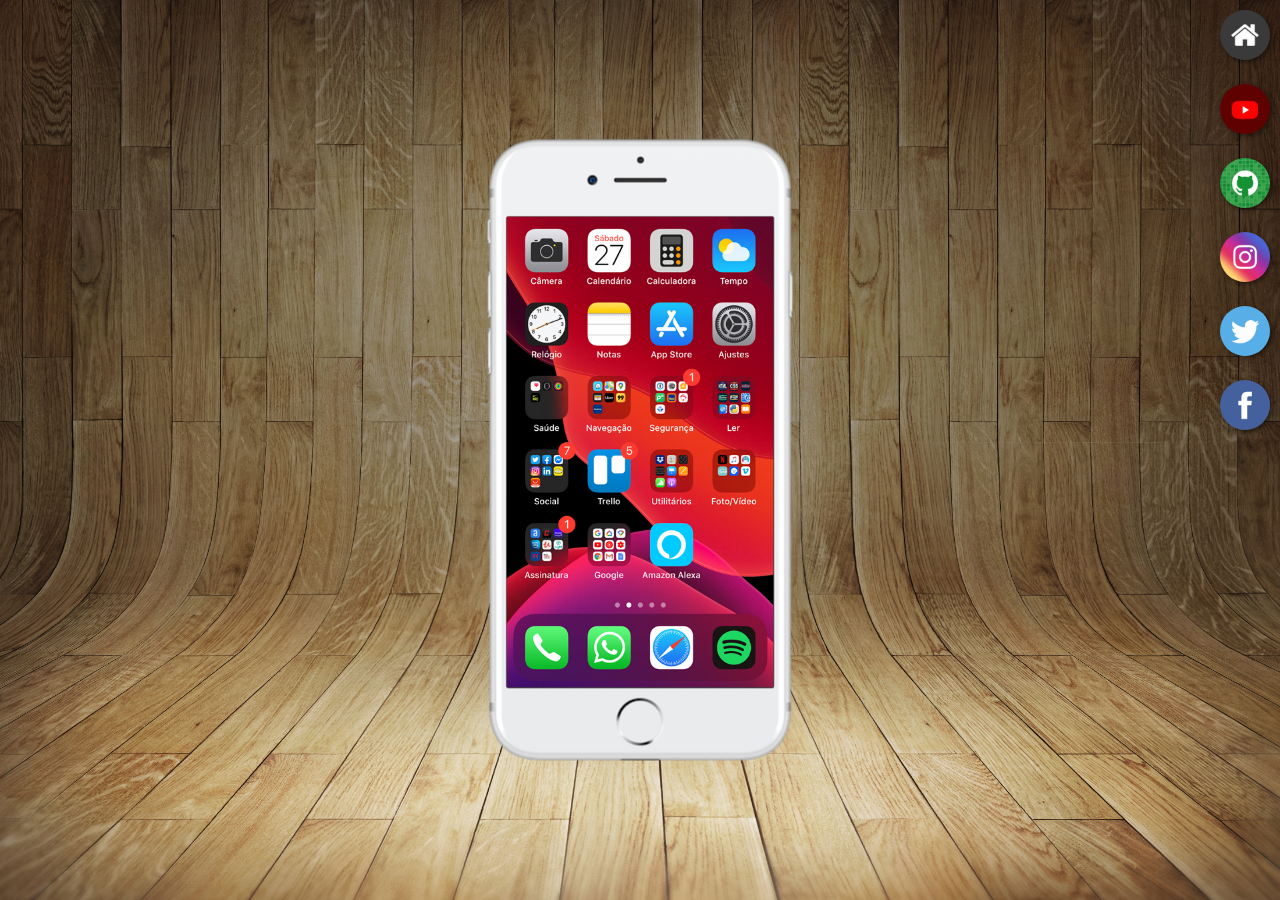
<file: index.html>
<!DOCTYPE html>
<html lang="pt-br">
<head>
    <meta charset="UTF-8">
    <meta name="viewport" content="width=device-width, initial-scale=1.0">
    <title>Projeto Redes Sociais</title>
    <link rel="shortcut icon" href="favicon.ico" type="image/x-icon">
    <link rel="stylesheet" href="estilos/style.css">
</head>
<body>
    <main>
        <section id="telefone">
            <iframe src="home.html" name="tela" id="tela" frameborder="0">
                Seu navegador não é compativel com isso.
            </iframe>
        </section>

        <section id="redes-sociais">
            <a href="home.html" target="tela"> <img src="imagens/logo-home.jpg" alt="Home"></a><br>
            <a href="yyoutube.html" target="tela"> <img src="imagens/logo-youtube.jpg" alt="Youtube"></a><br>
            <a href="github.html" target="tela"> <img src="imagens/logo-github.jpg" alt="Git"></a><br>
            <a href="instagram.html" target="tela"> <img src="imagens/logo-instagram.jpg" alt="Insta"></a><br>
            <a href="twitter.html" target="tela"> <img src="imagens/logo-twitter.jpg" alt="Twitter"></a><br>
            <a href="facebook.html" target="tela"> <img src="imagens/logo-facebook.jpg" alt="Face"></a>
        </section>
    </main>
</body>
</html>
</file>
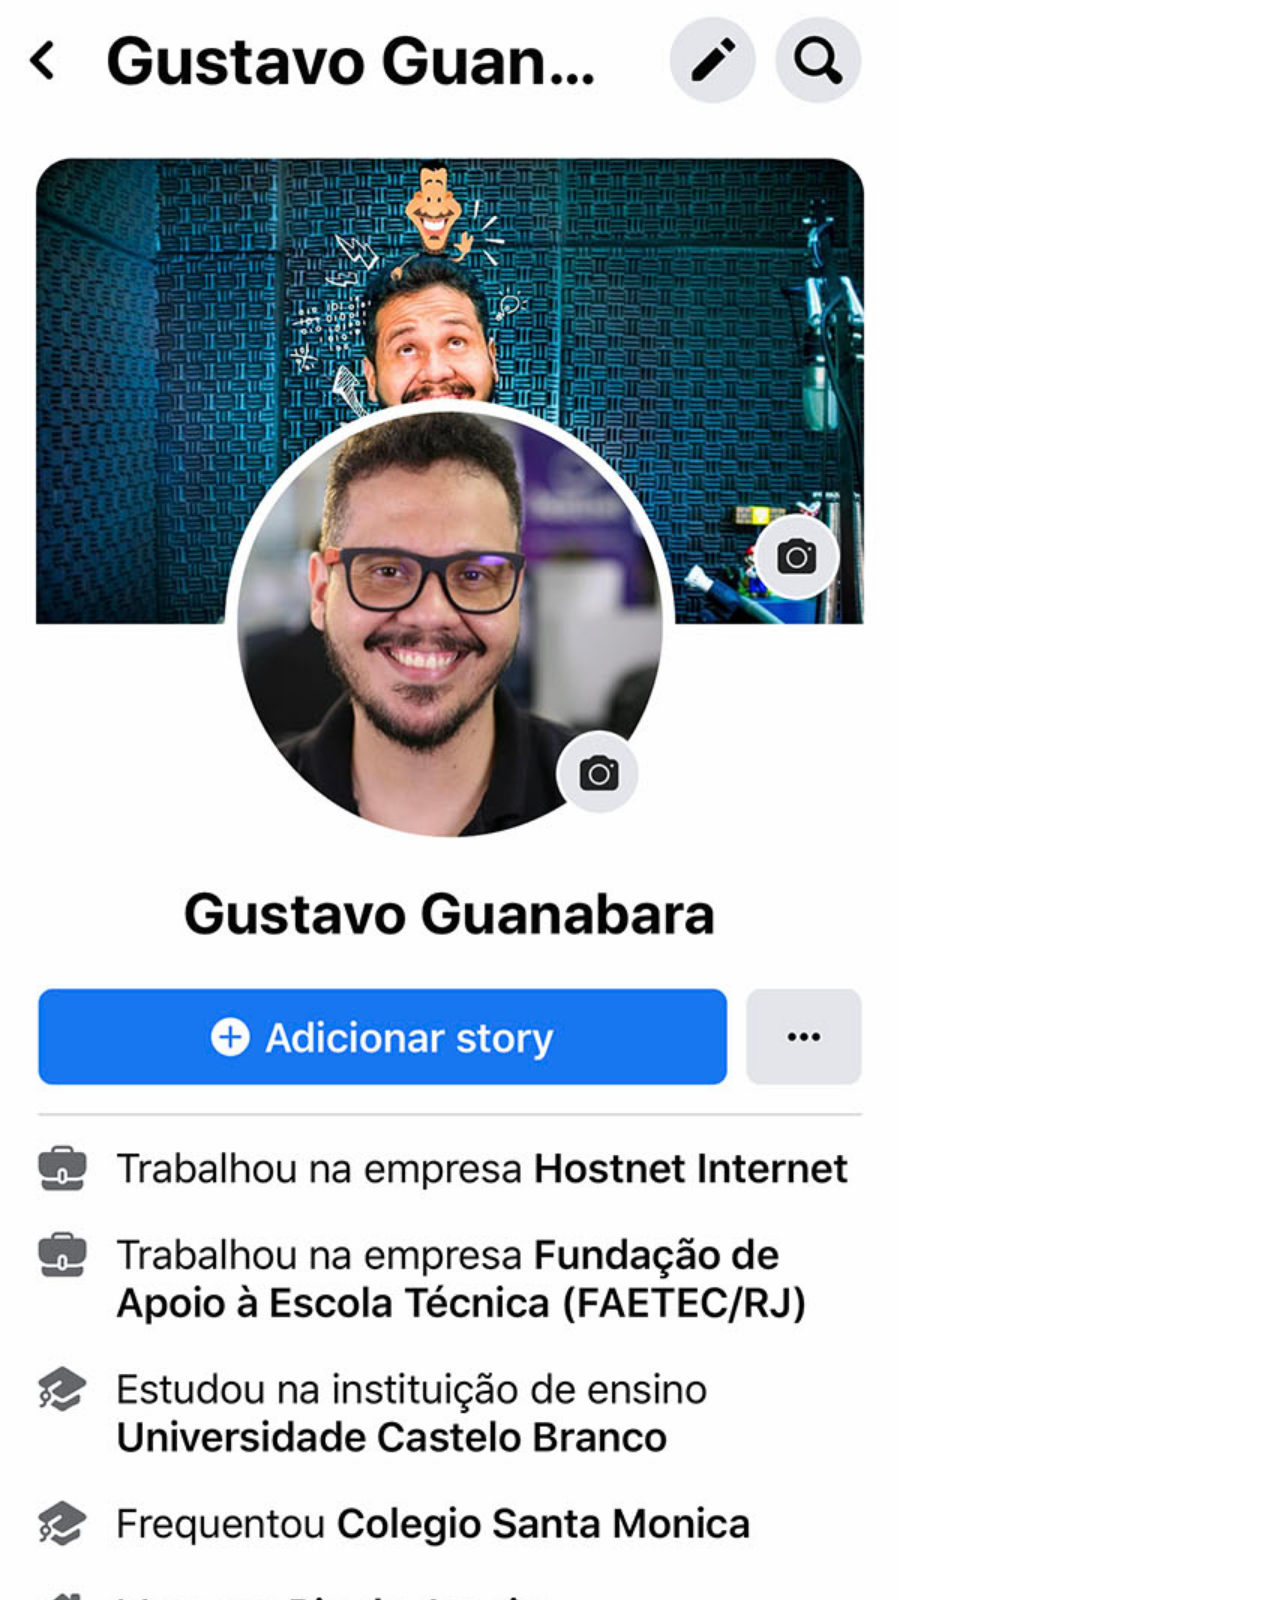
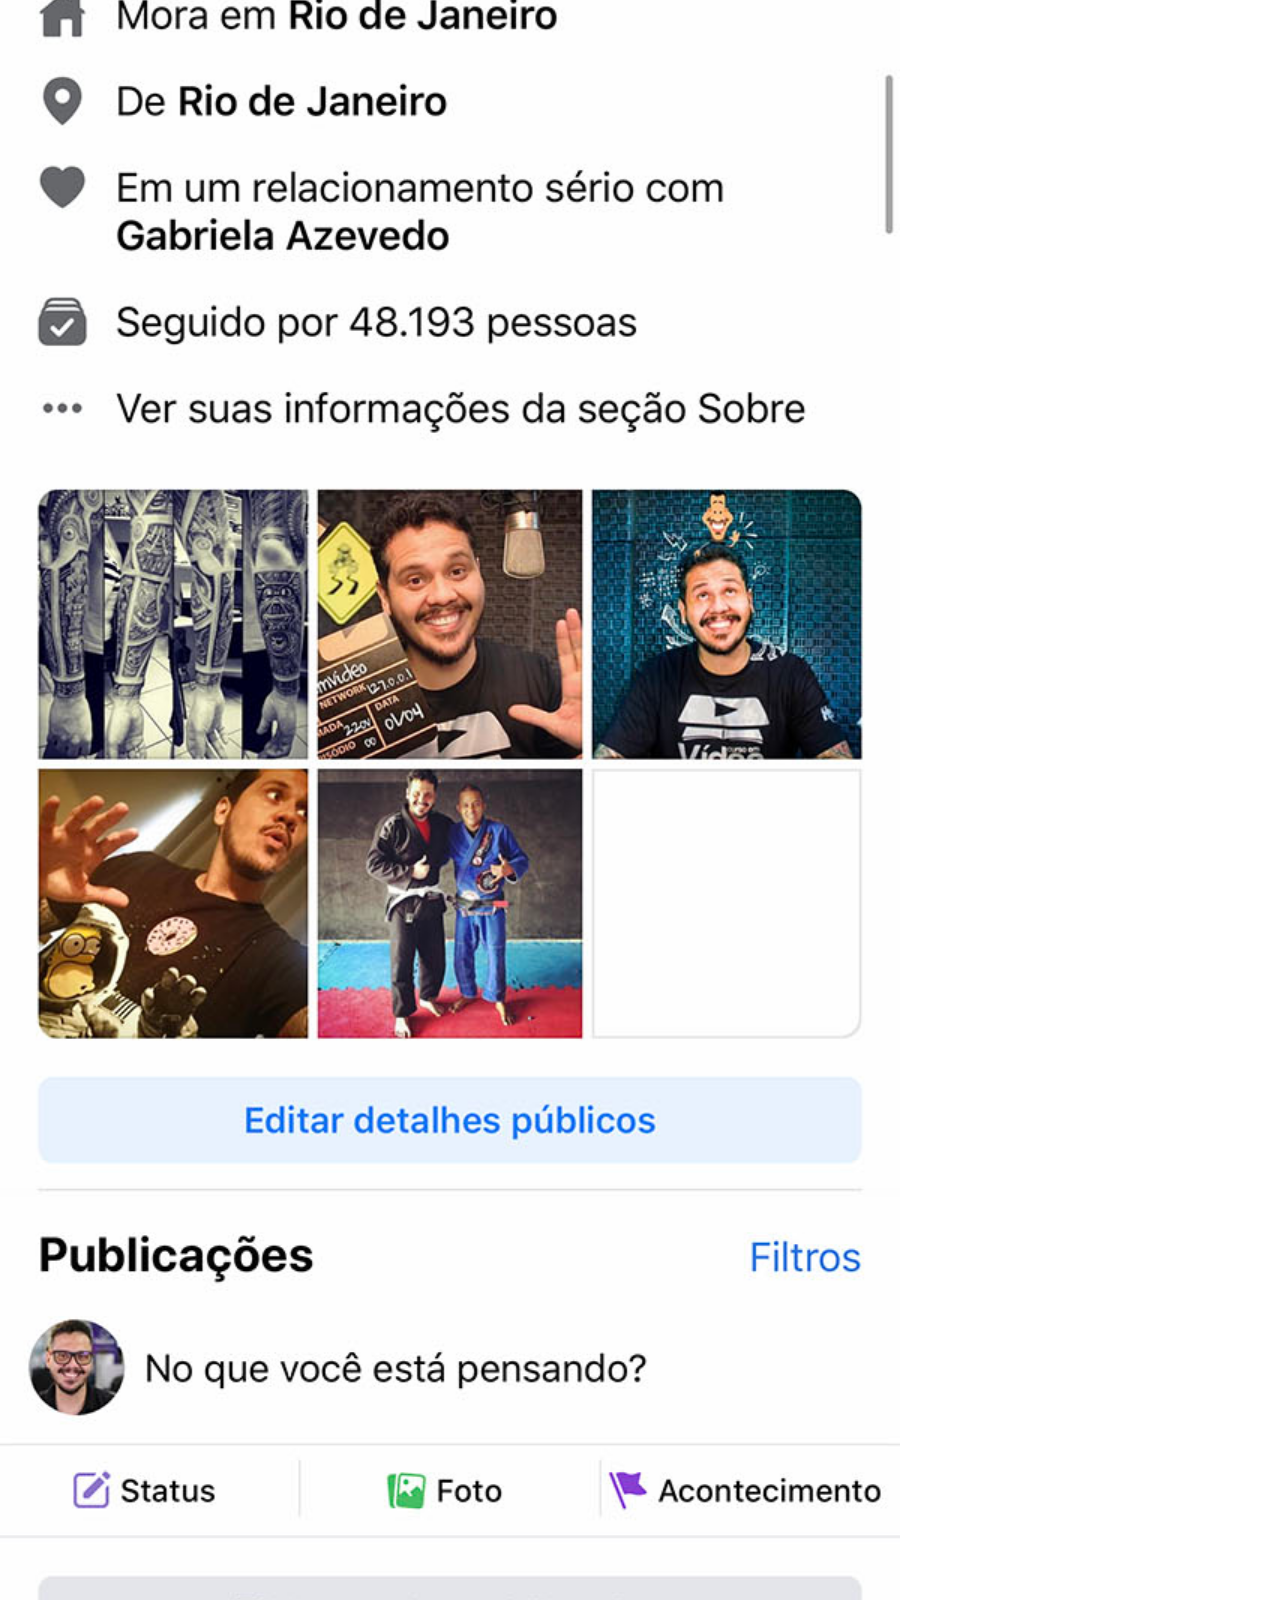
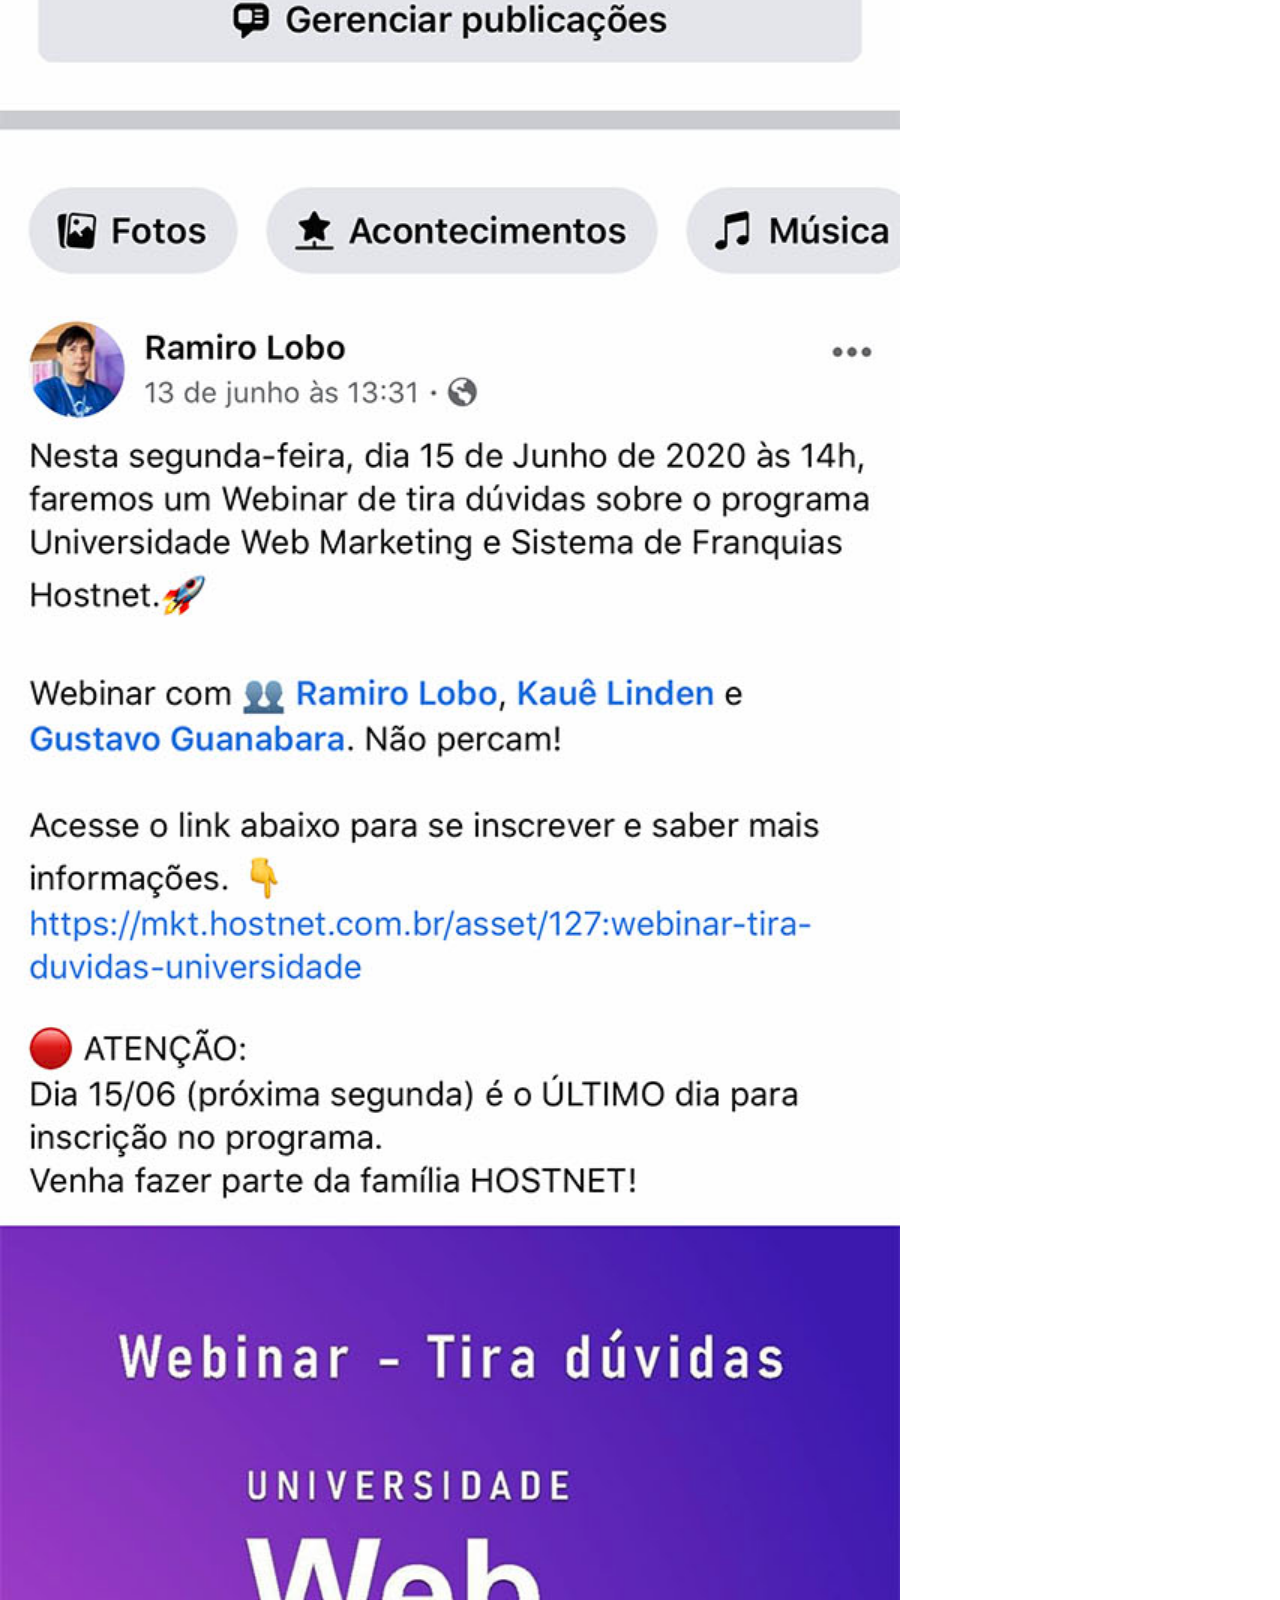
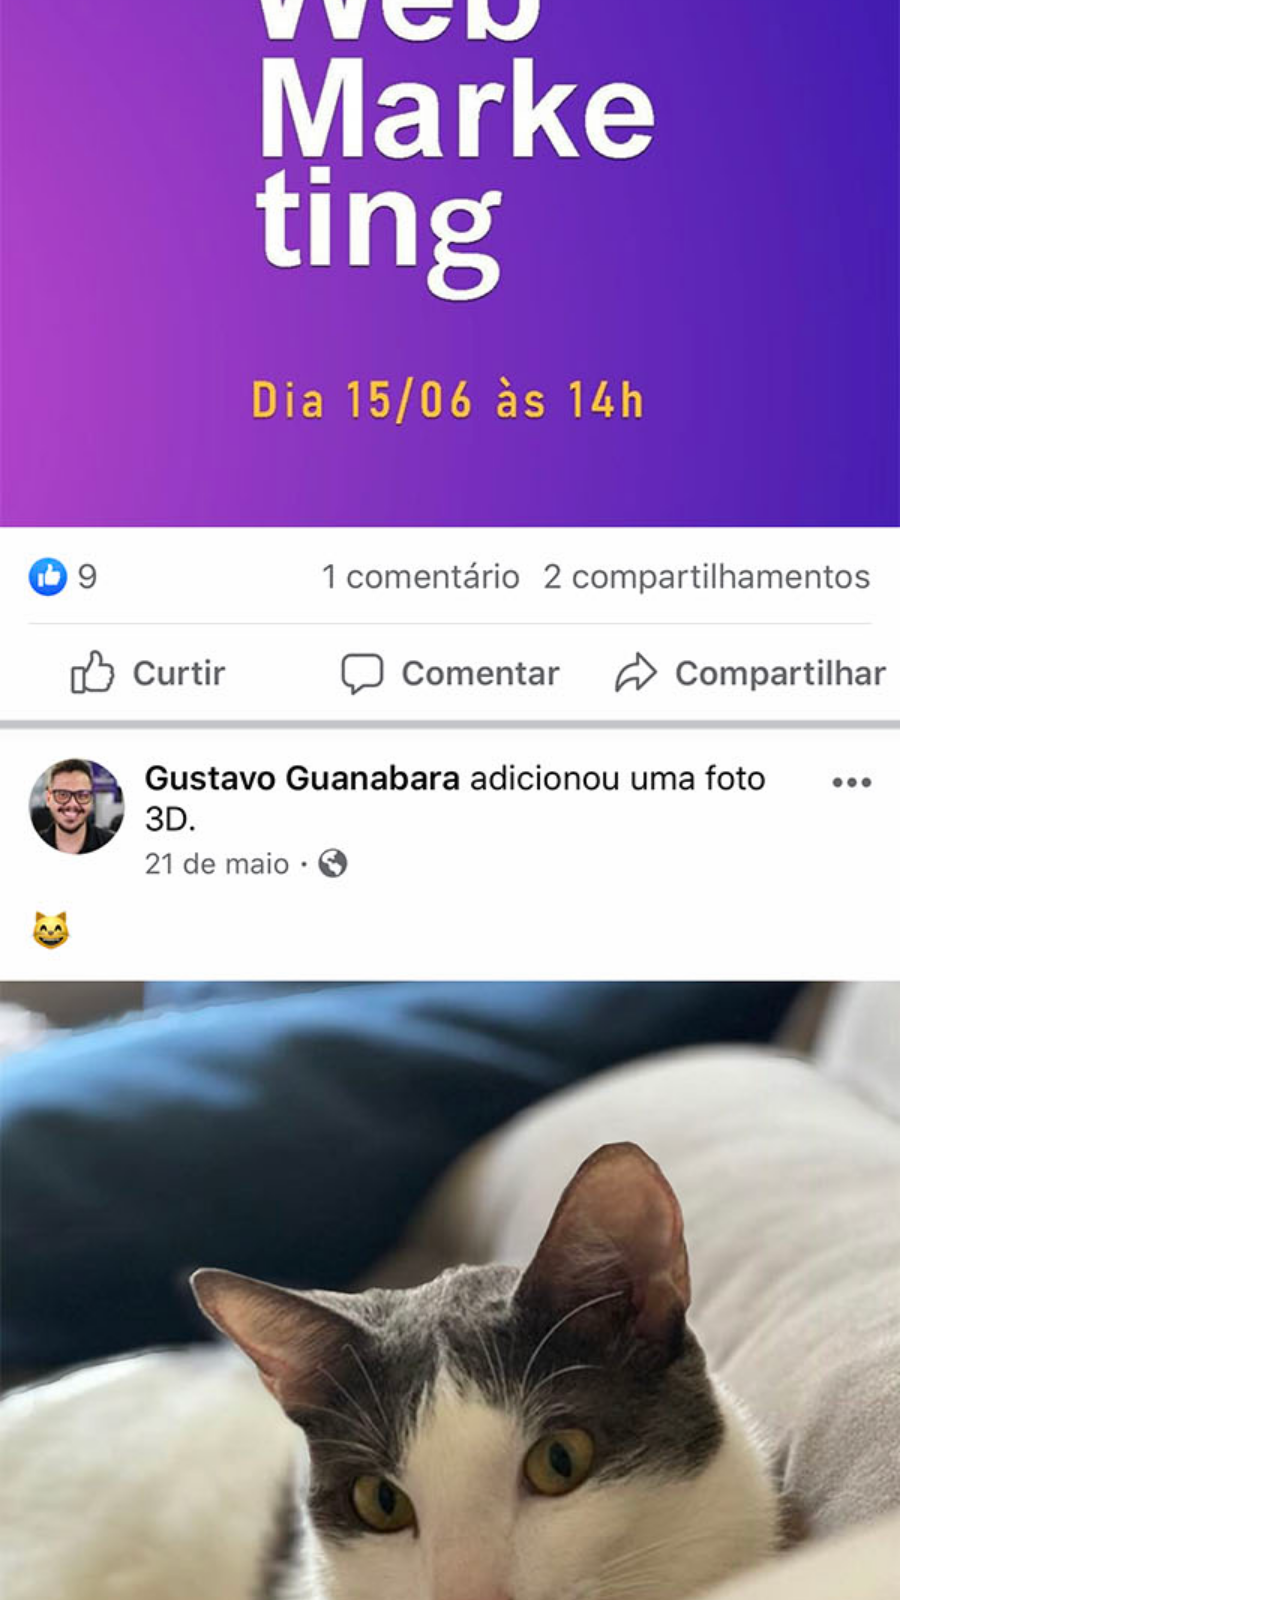
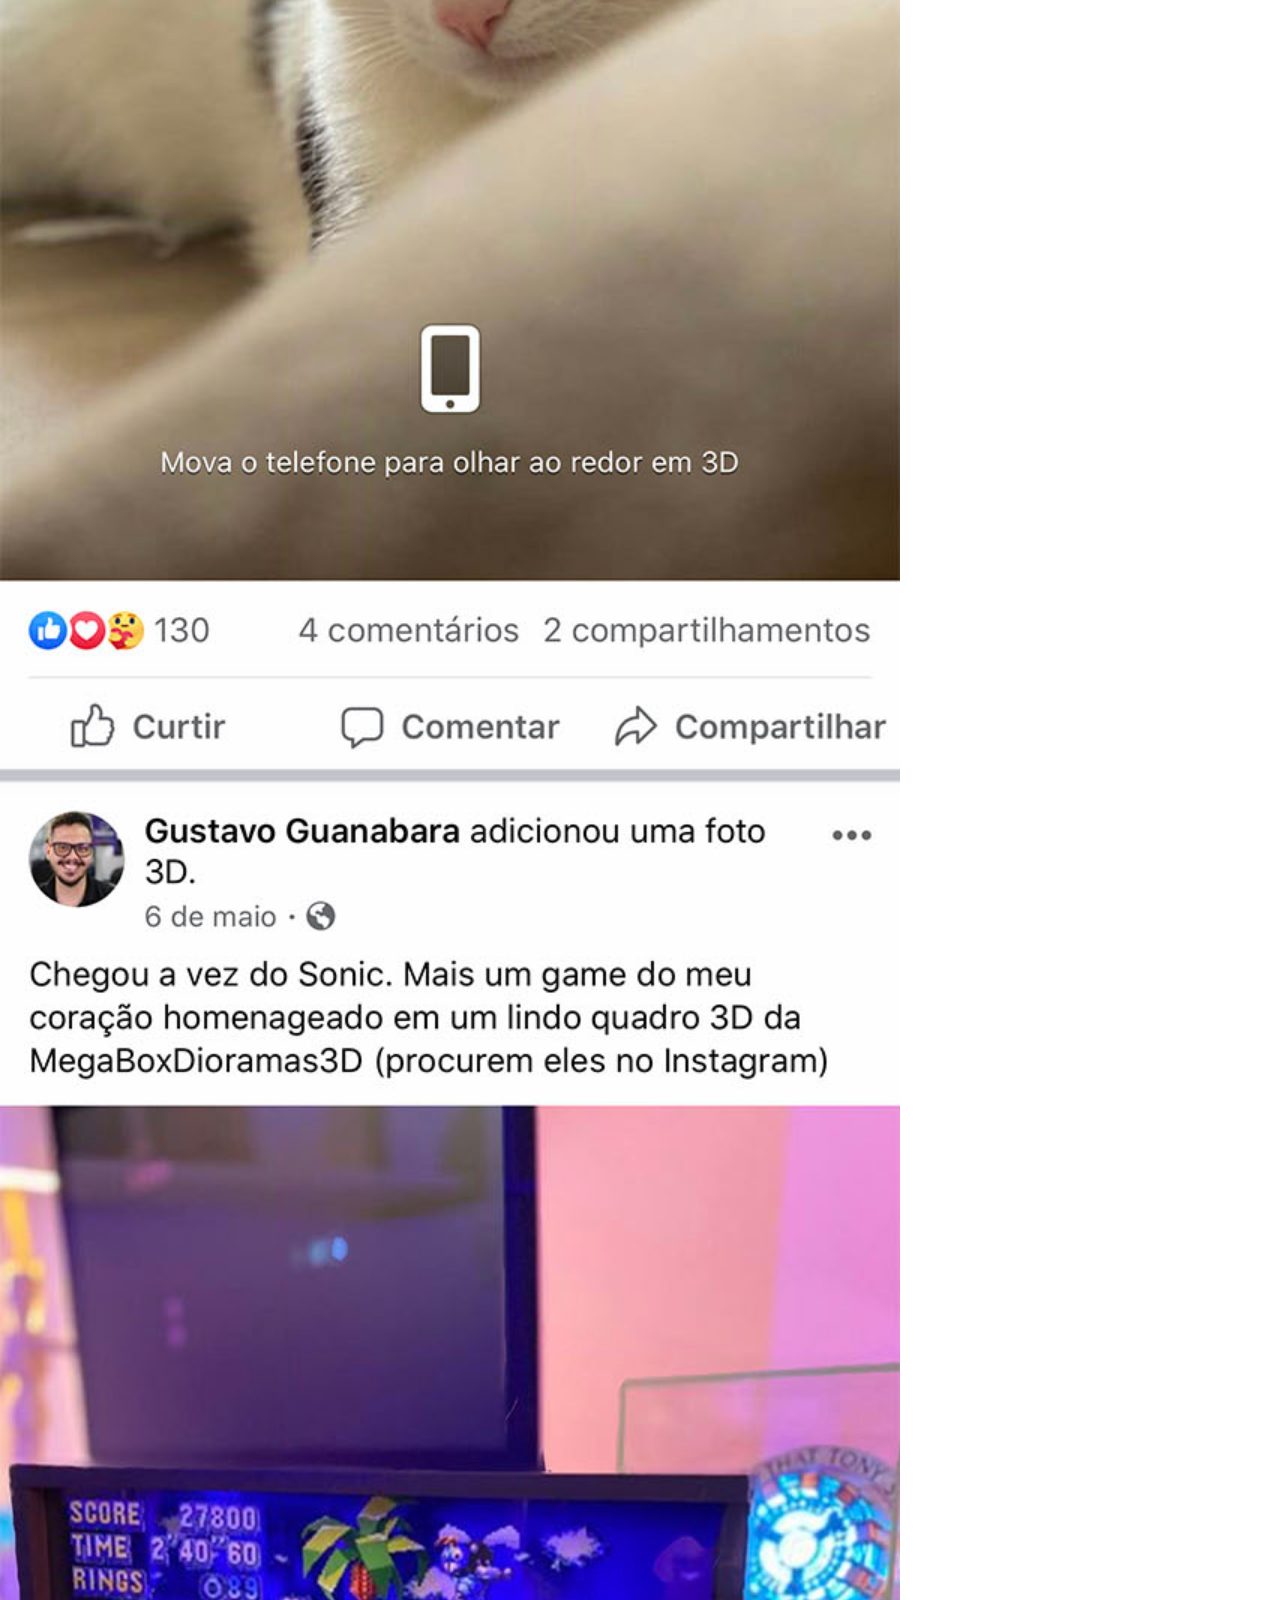
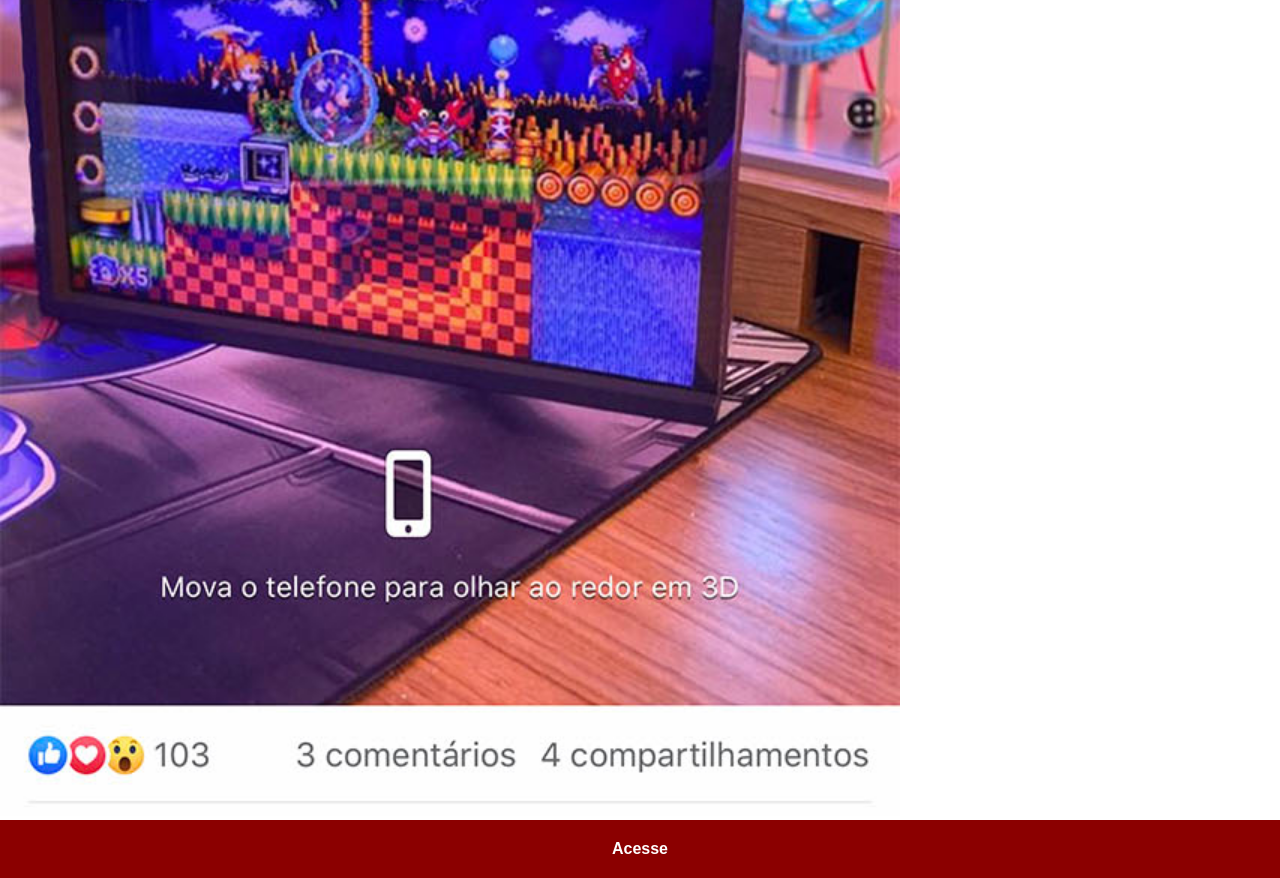
<file: facebook.html>
<!DOCTYPE html>
<html lang="pt-br">
<head>
    <meta charset="UTF-8">
    <meta name="viewport" content="width=device-width, initial-scale=1.0">
    <title>Document</title>
    <link rel="stylesheet" href="estilos/social.css">
</head>
<body>
    <img src="imagens/tela-facebook.jpg" alt="Facebook">
    <a href="https://www.facebook.com/gustavoguanabara/?locale=pt_BR" target="_blank"> Acesse</a>
</body>
</html>
</file>
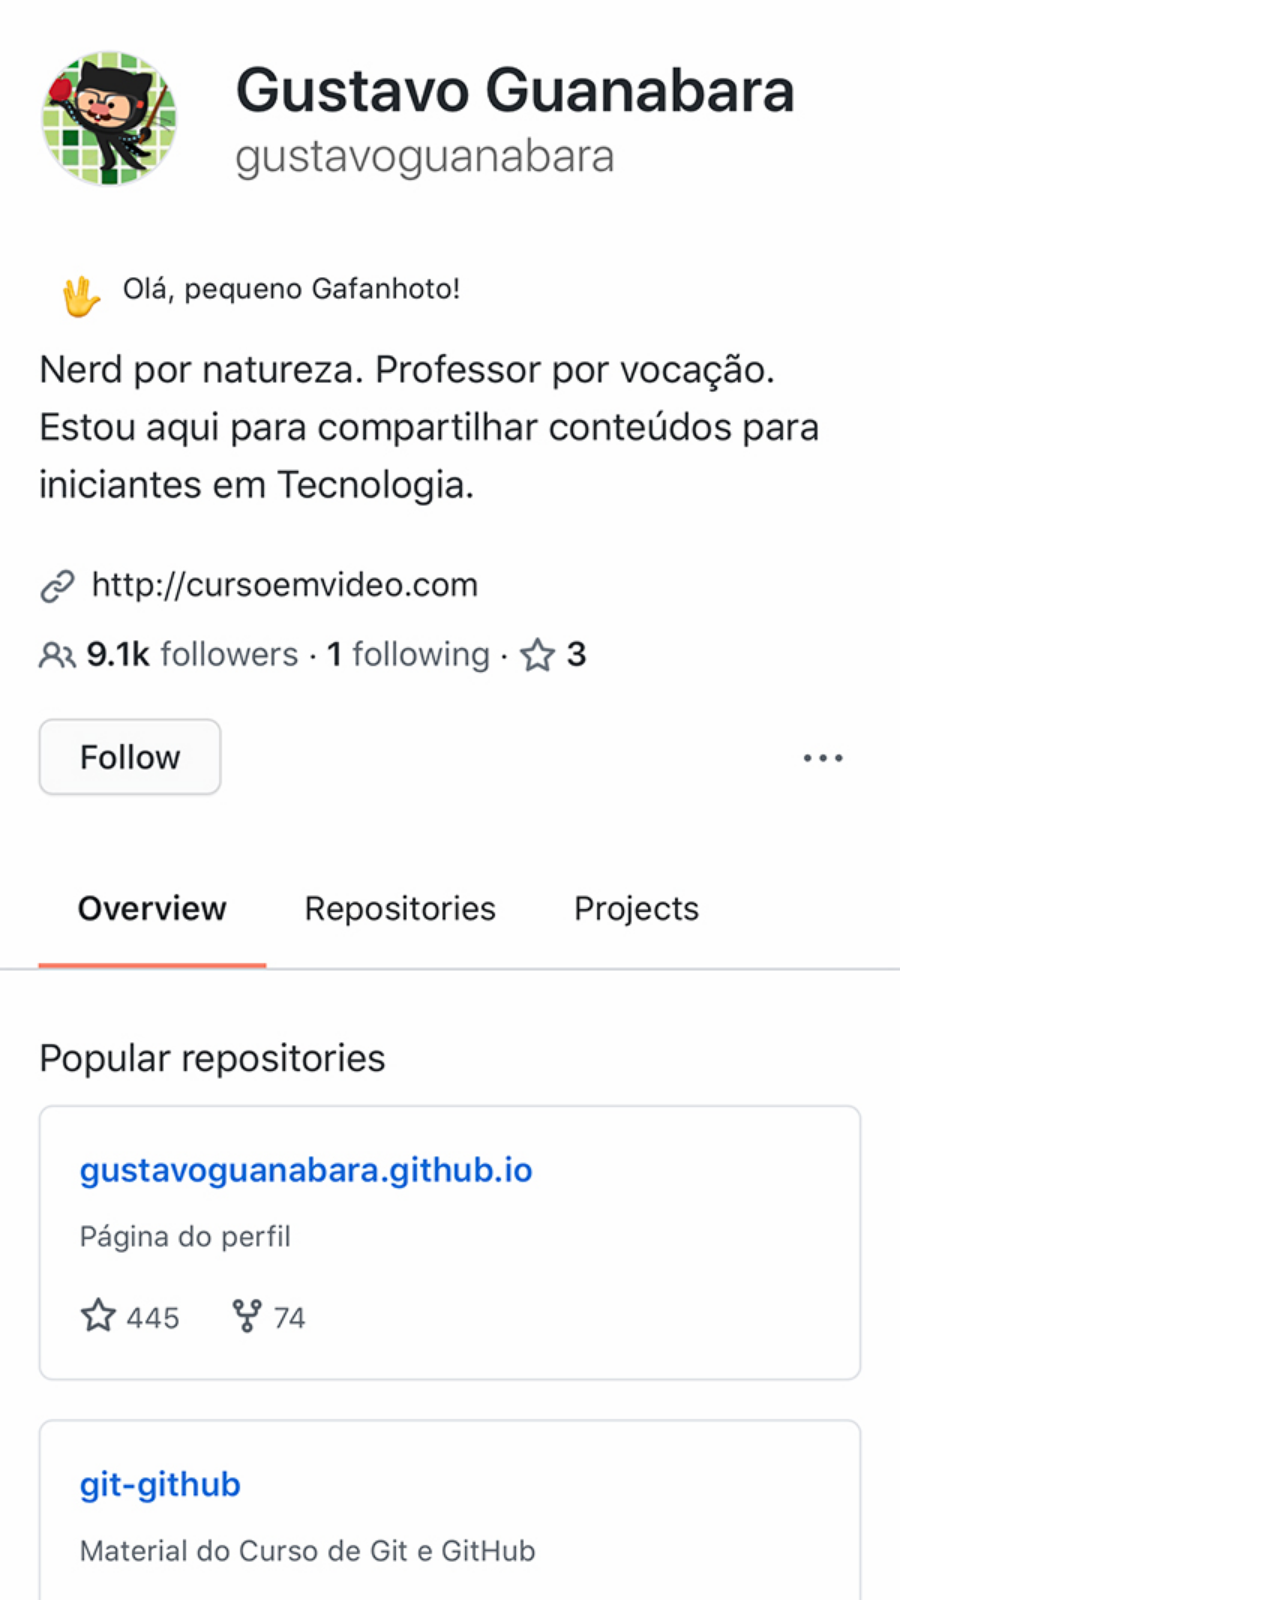
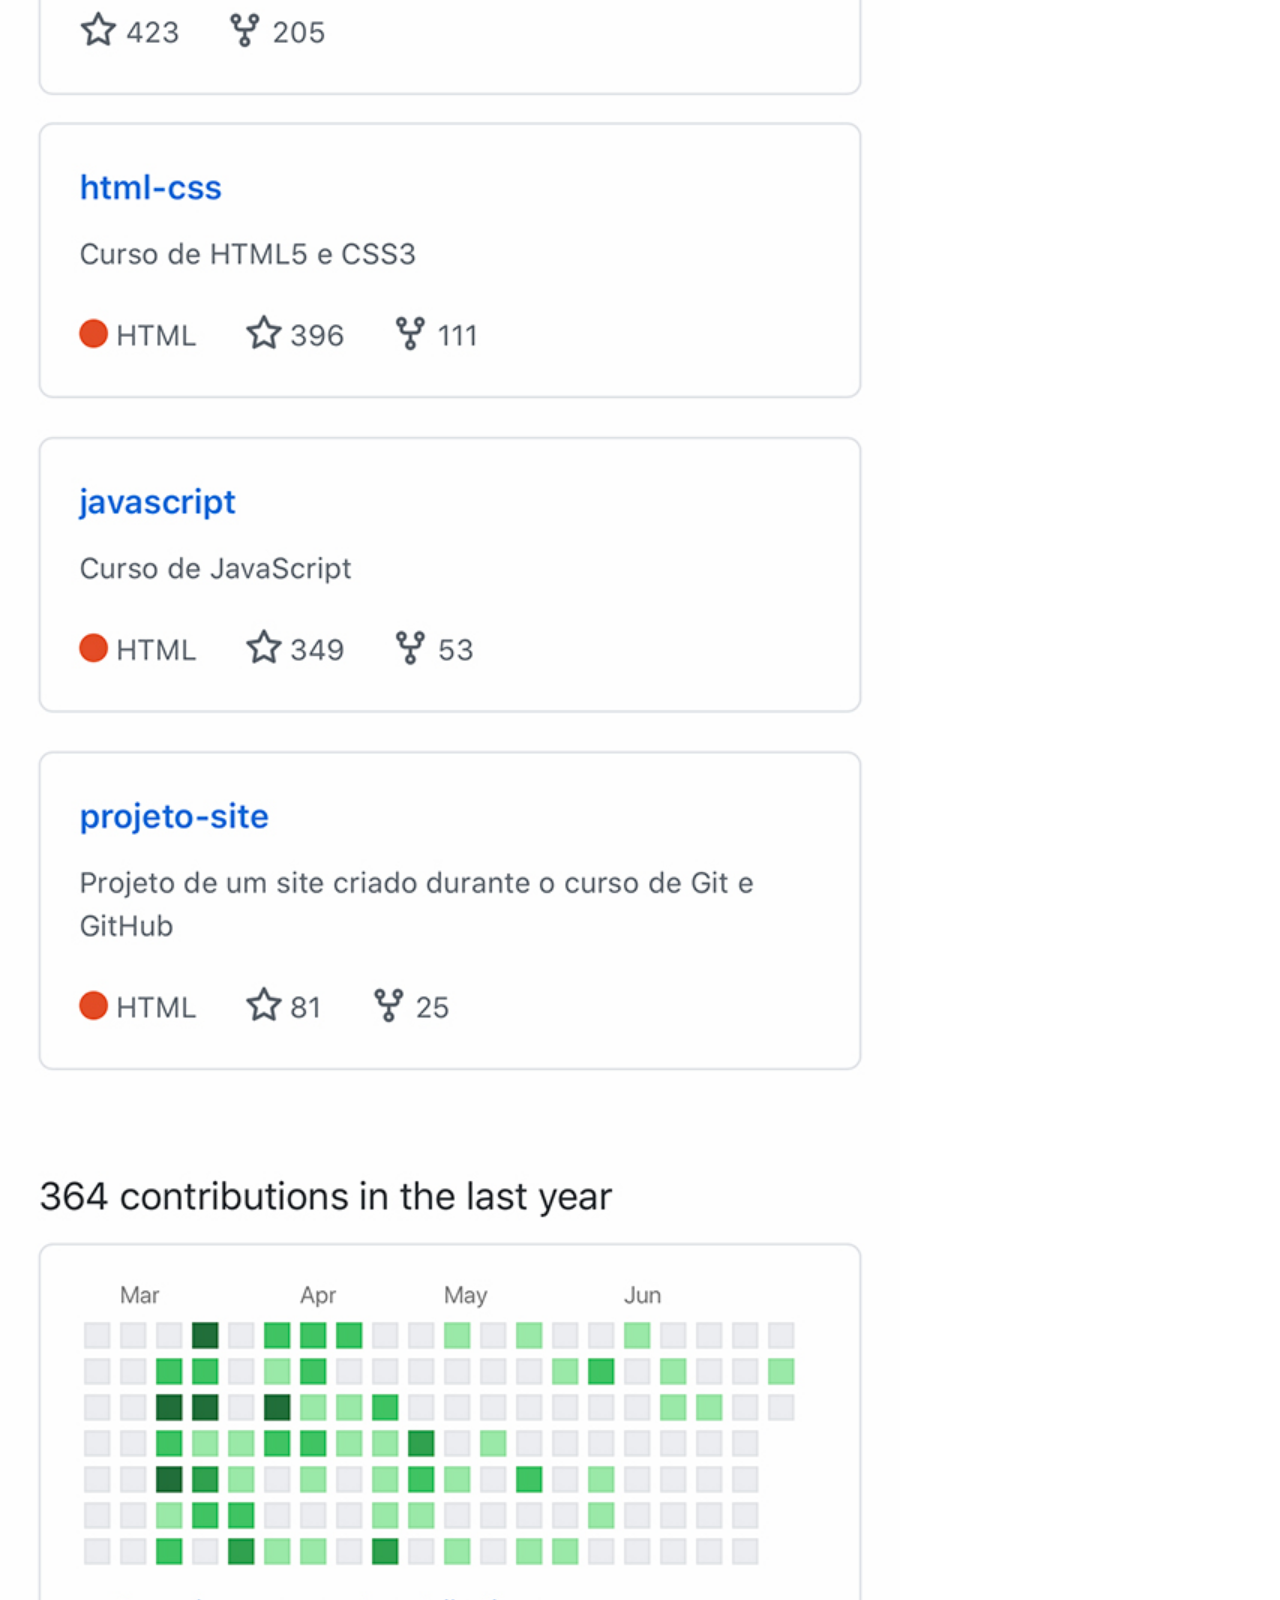
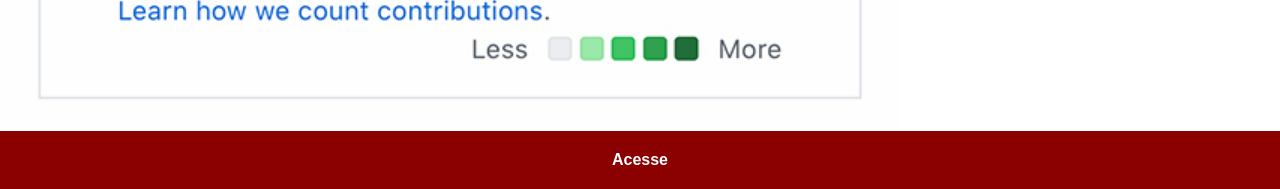
<file: github.html>
<!DOCTYPE html>
<html lang="pt-br">
<head>
    <meta charset="UTF-8">
    <meta name="viewport" content="width=device-width, initial-scale=1.0">
    <title>Document</title>
    <link rel="stylesheet" href="estilos/social.css">
</head>
<body>
    <img src="imagens/tela-github.jpg" alt="GitHub">
    <a href="https://github.com/gustavoguanabara" target="_blank">Acesse</a>
</body>
</html>
</file>
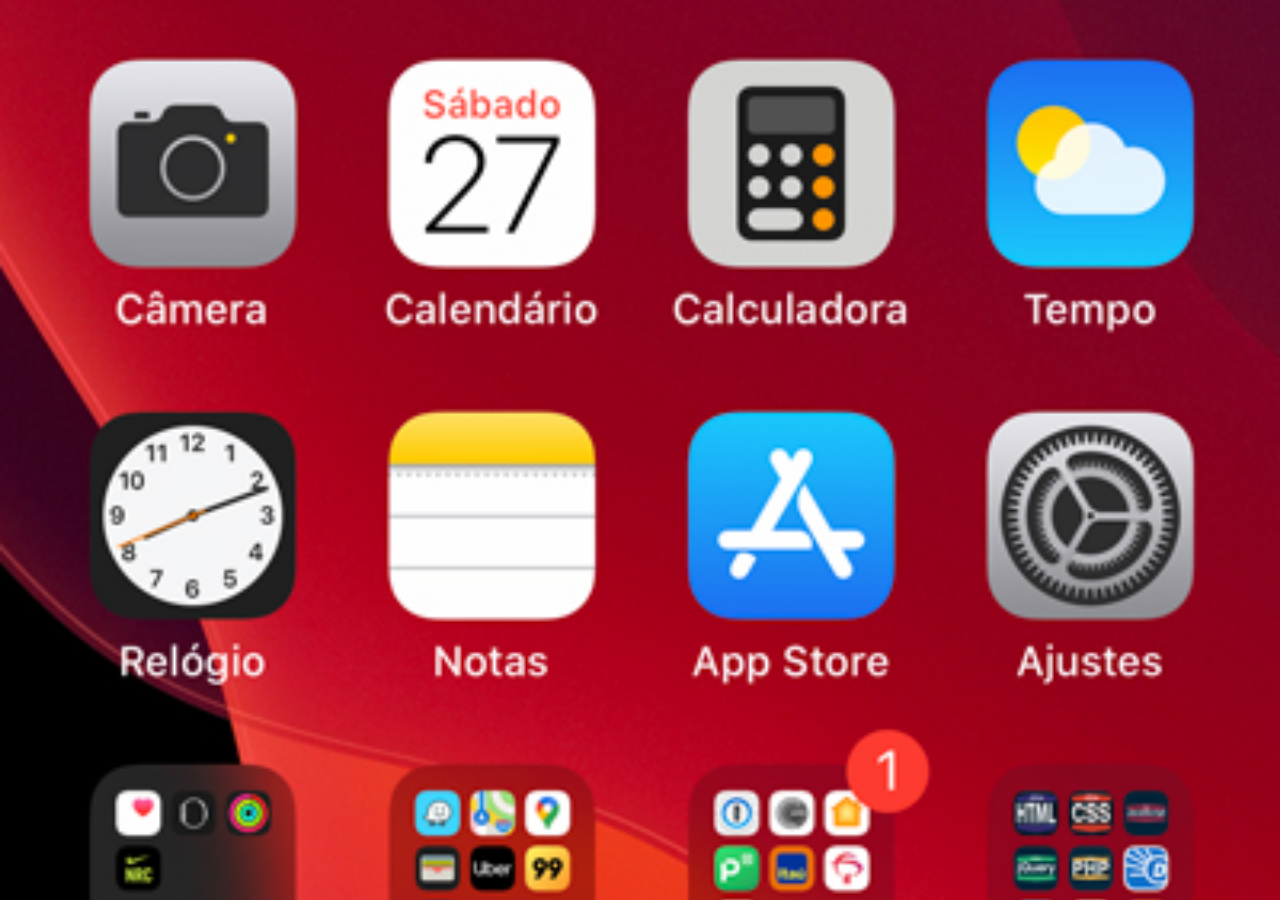
<file: home.html>
<!DOCTYPE html>
<html lang="pt-br">
<head>
    <meta charset="UTF-8">
    <meta name="viewport" content="width=device-width, initial-scale=1.0">
    <title>Home</title>
    <style>
        *{
            margin: 0px;
            padding: 0px;
        }

        body {
            width: 100vw;
            height: 100vh;
            background: url(imagens/tela-home.jpg) no-repeat  top center;
            background-size: cover;
        }
    </style>
</head>
<body>
    
</body>
</html>
</file>
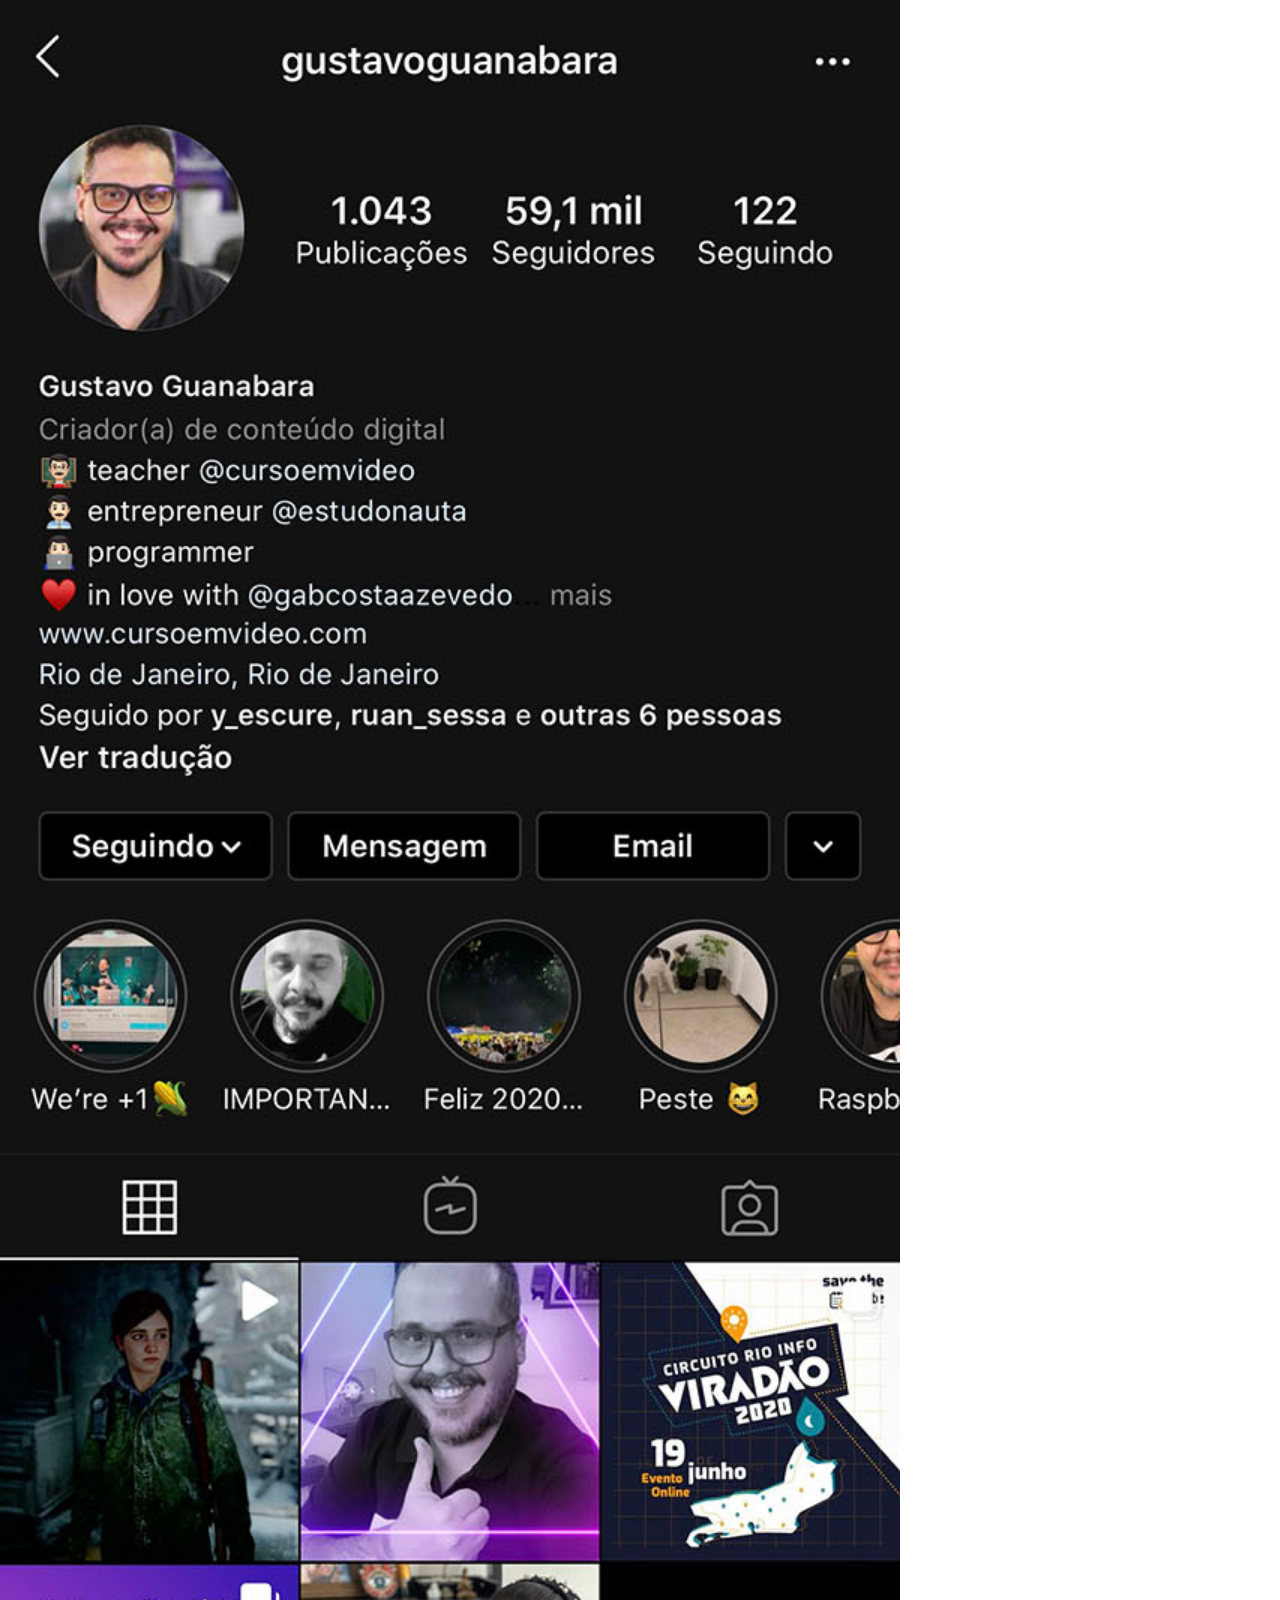
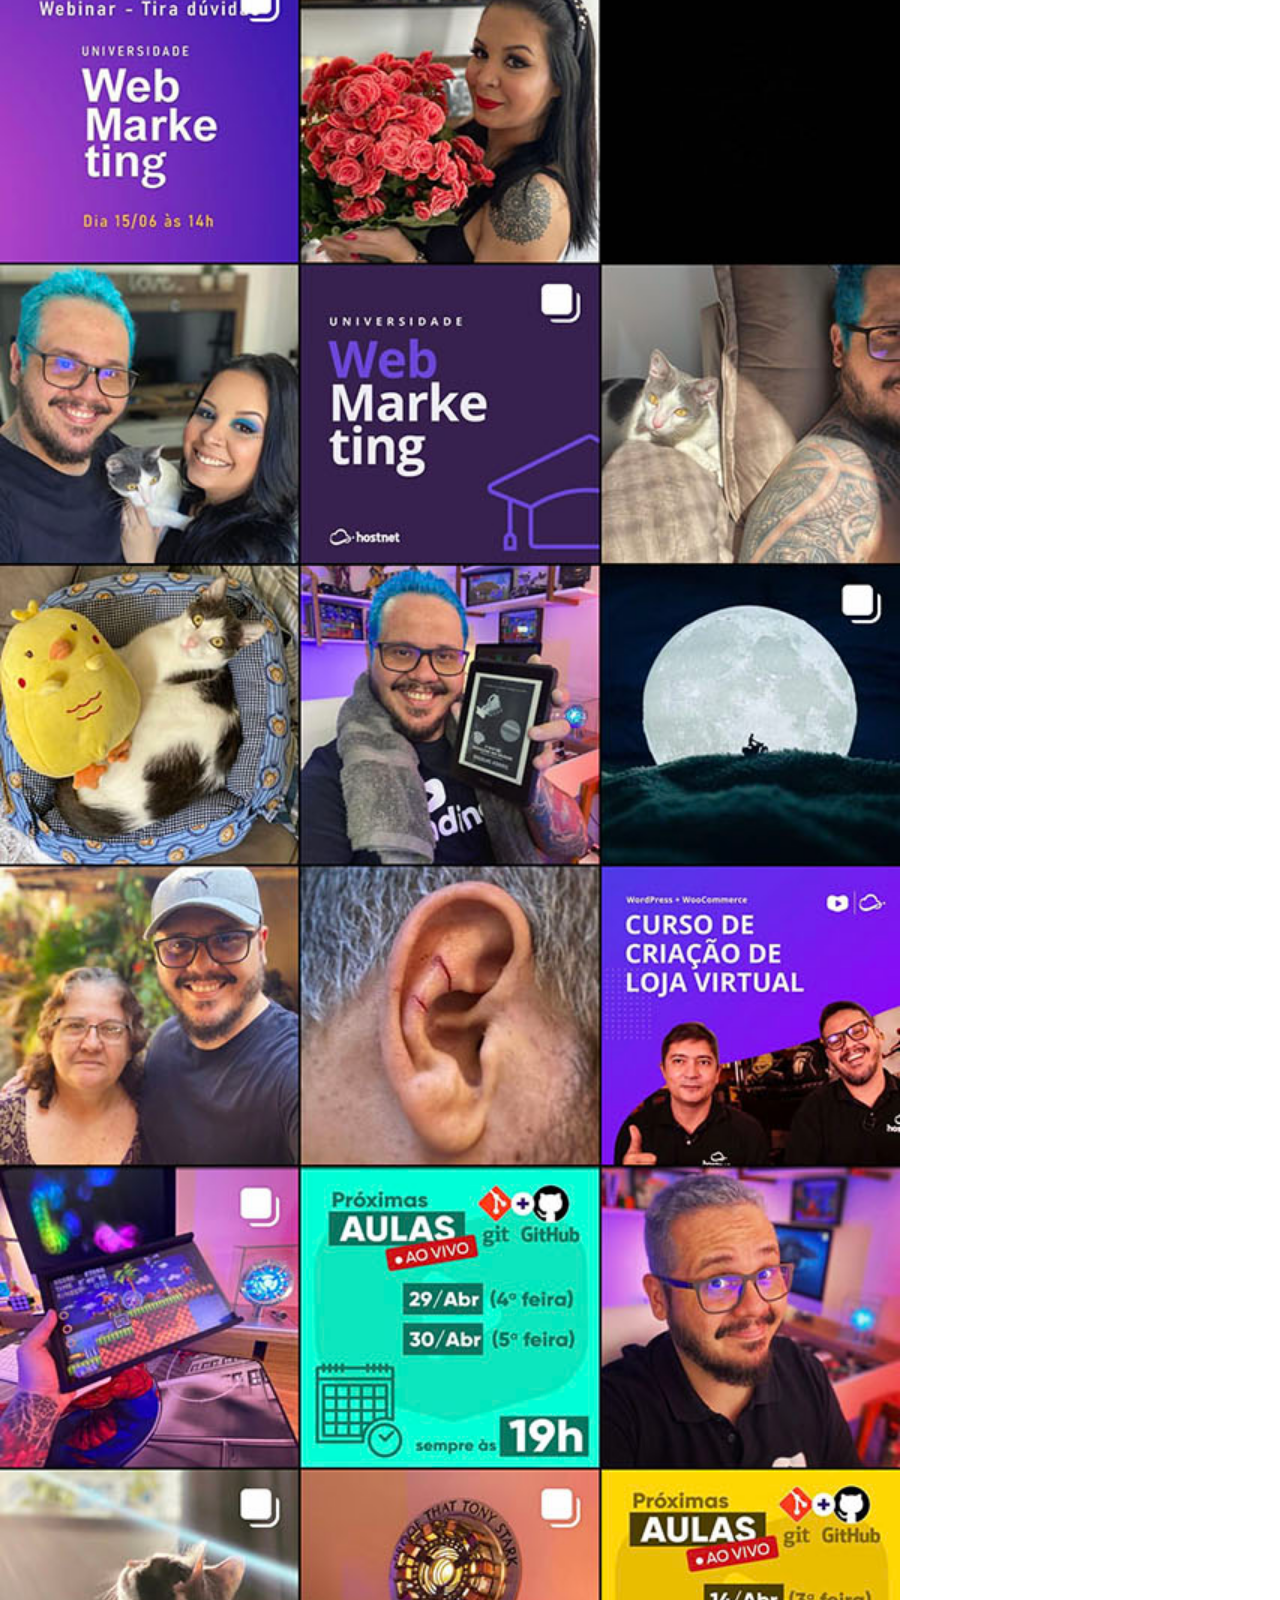
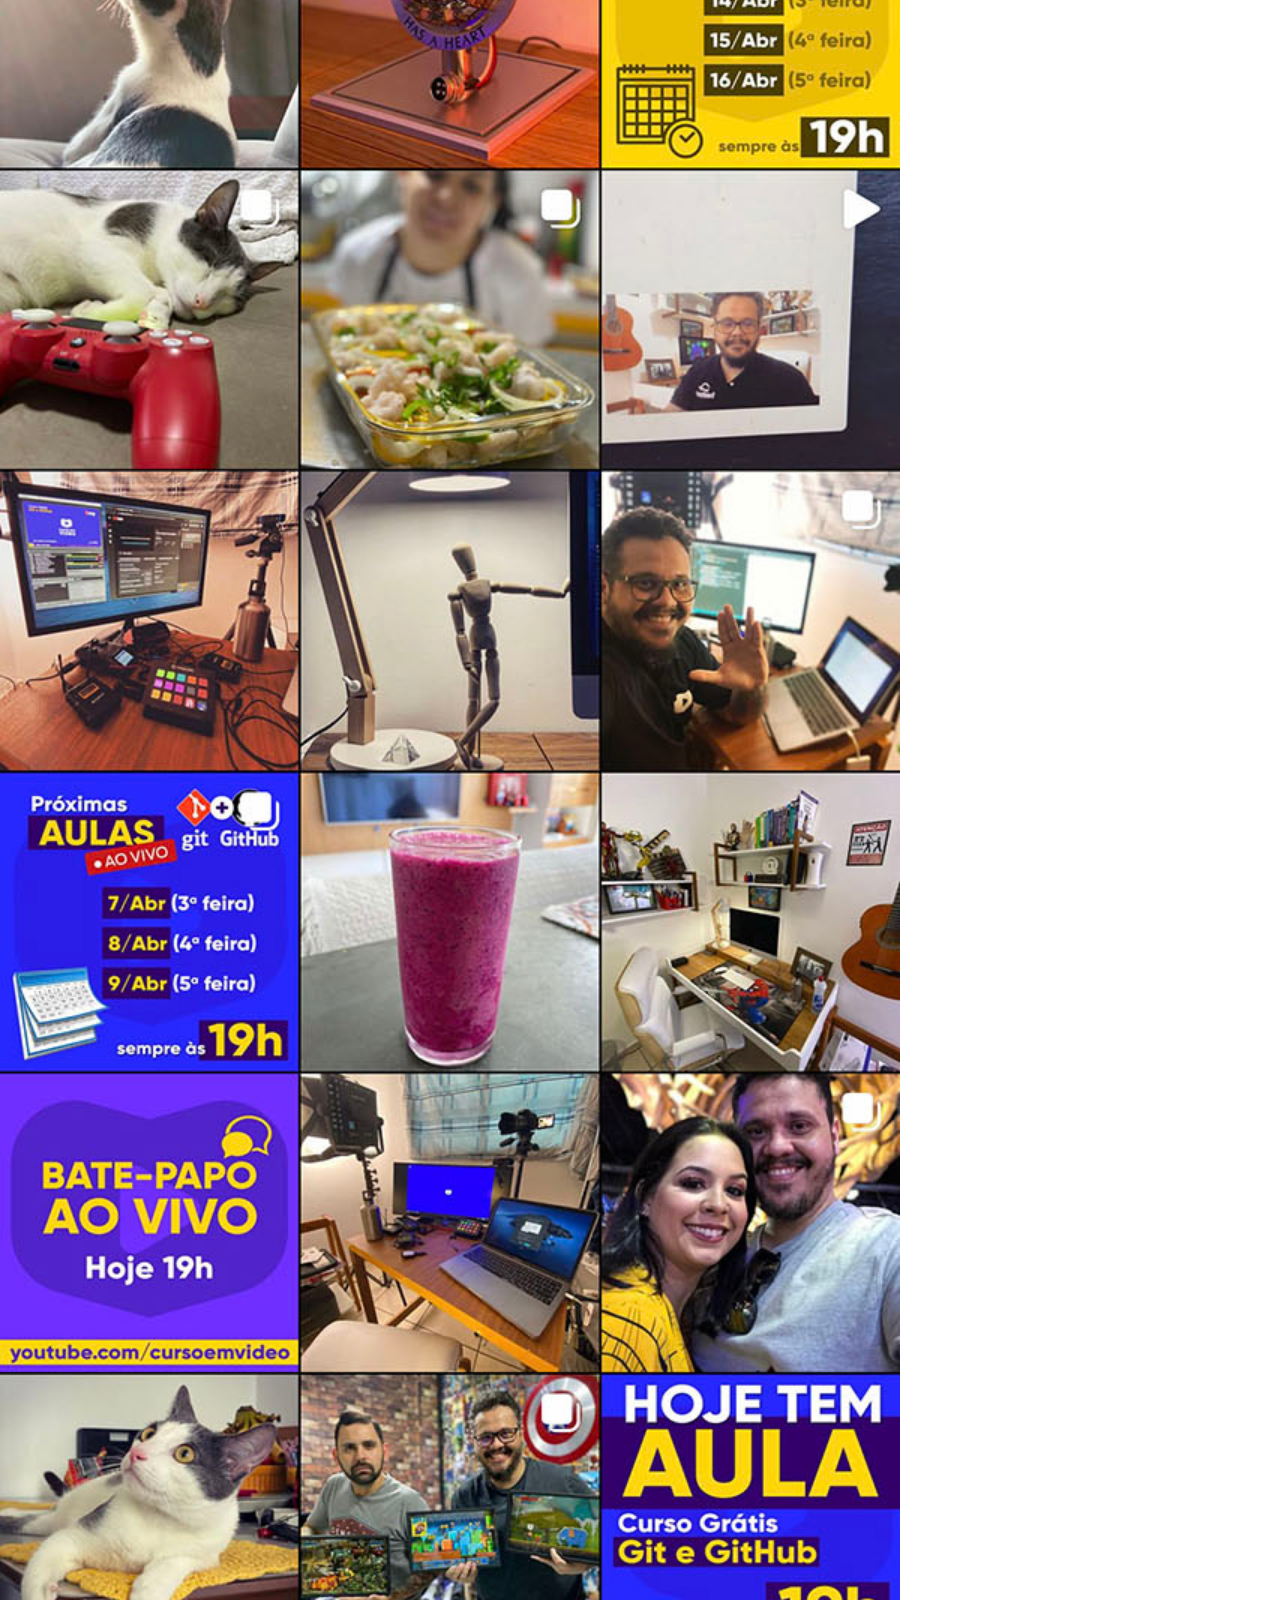
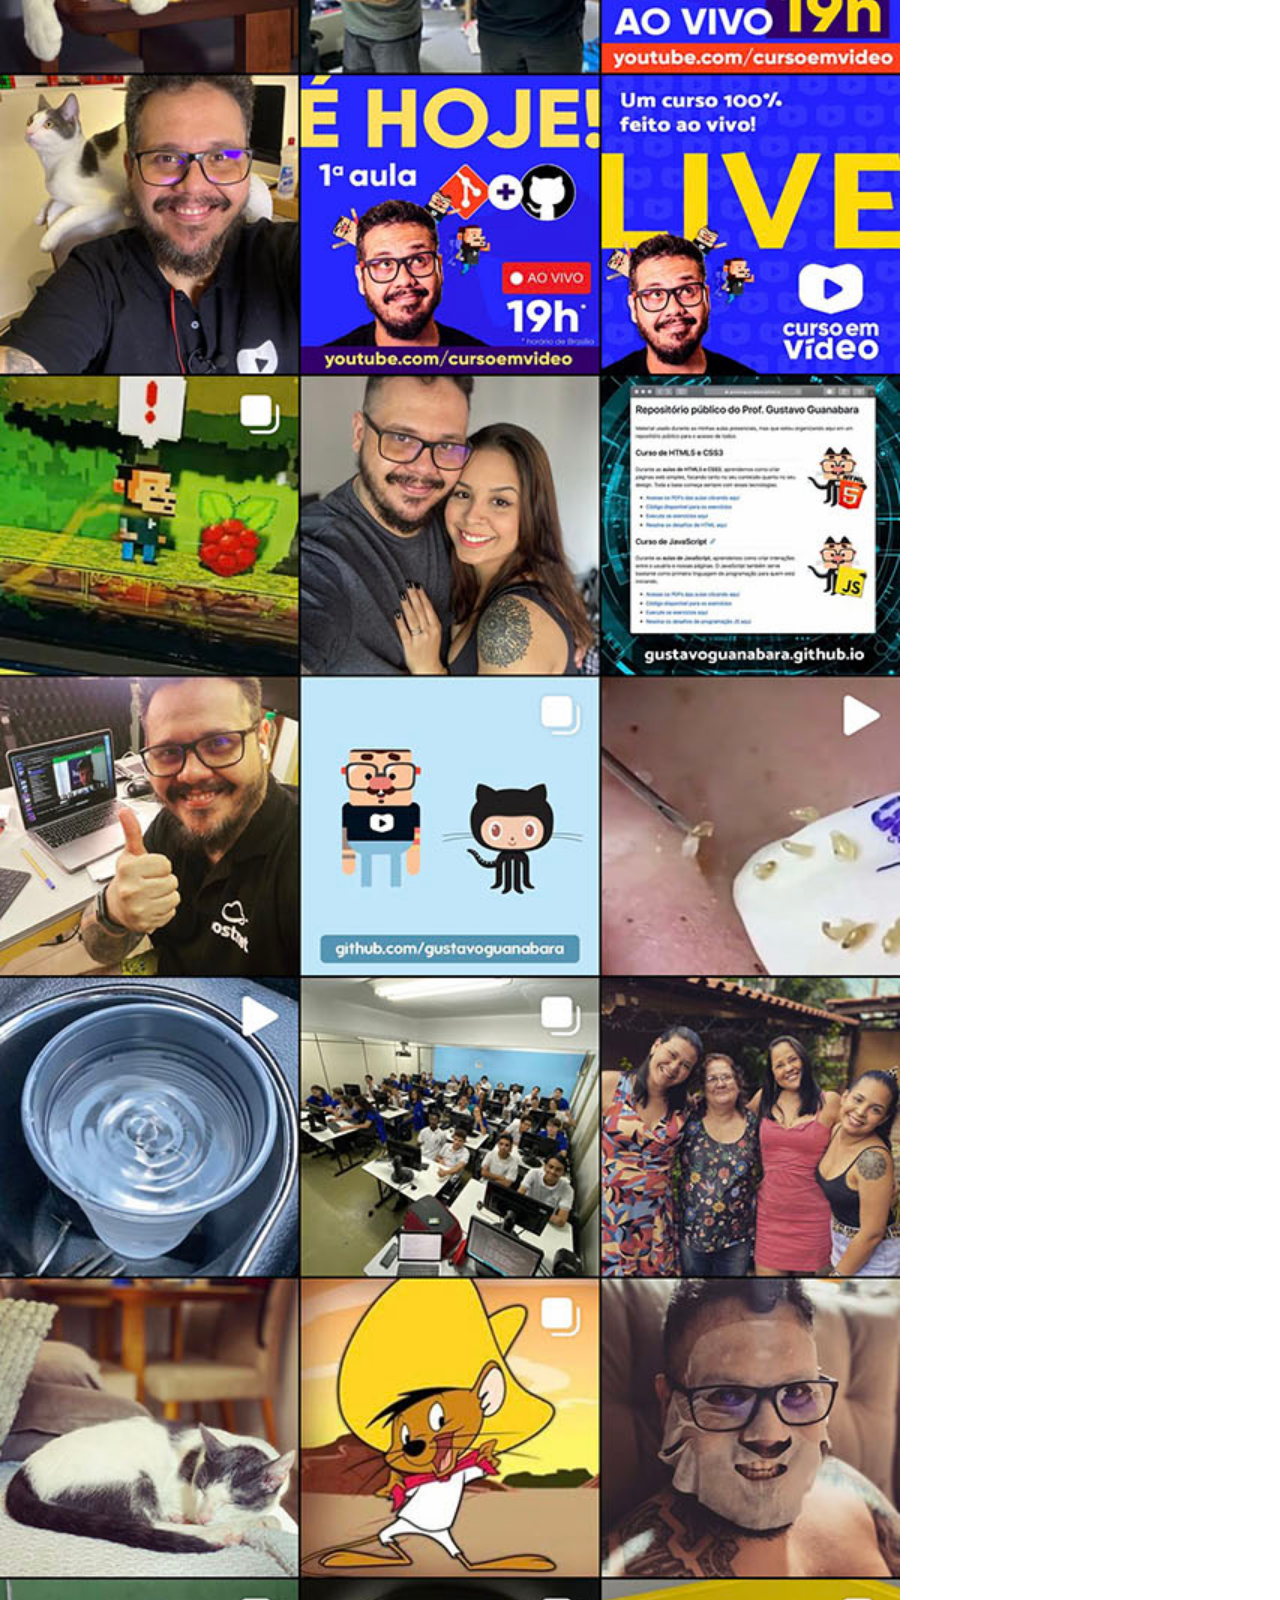
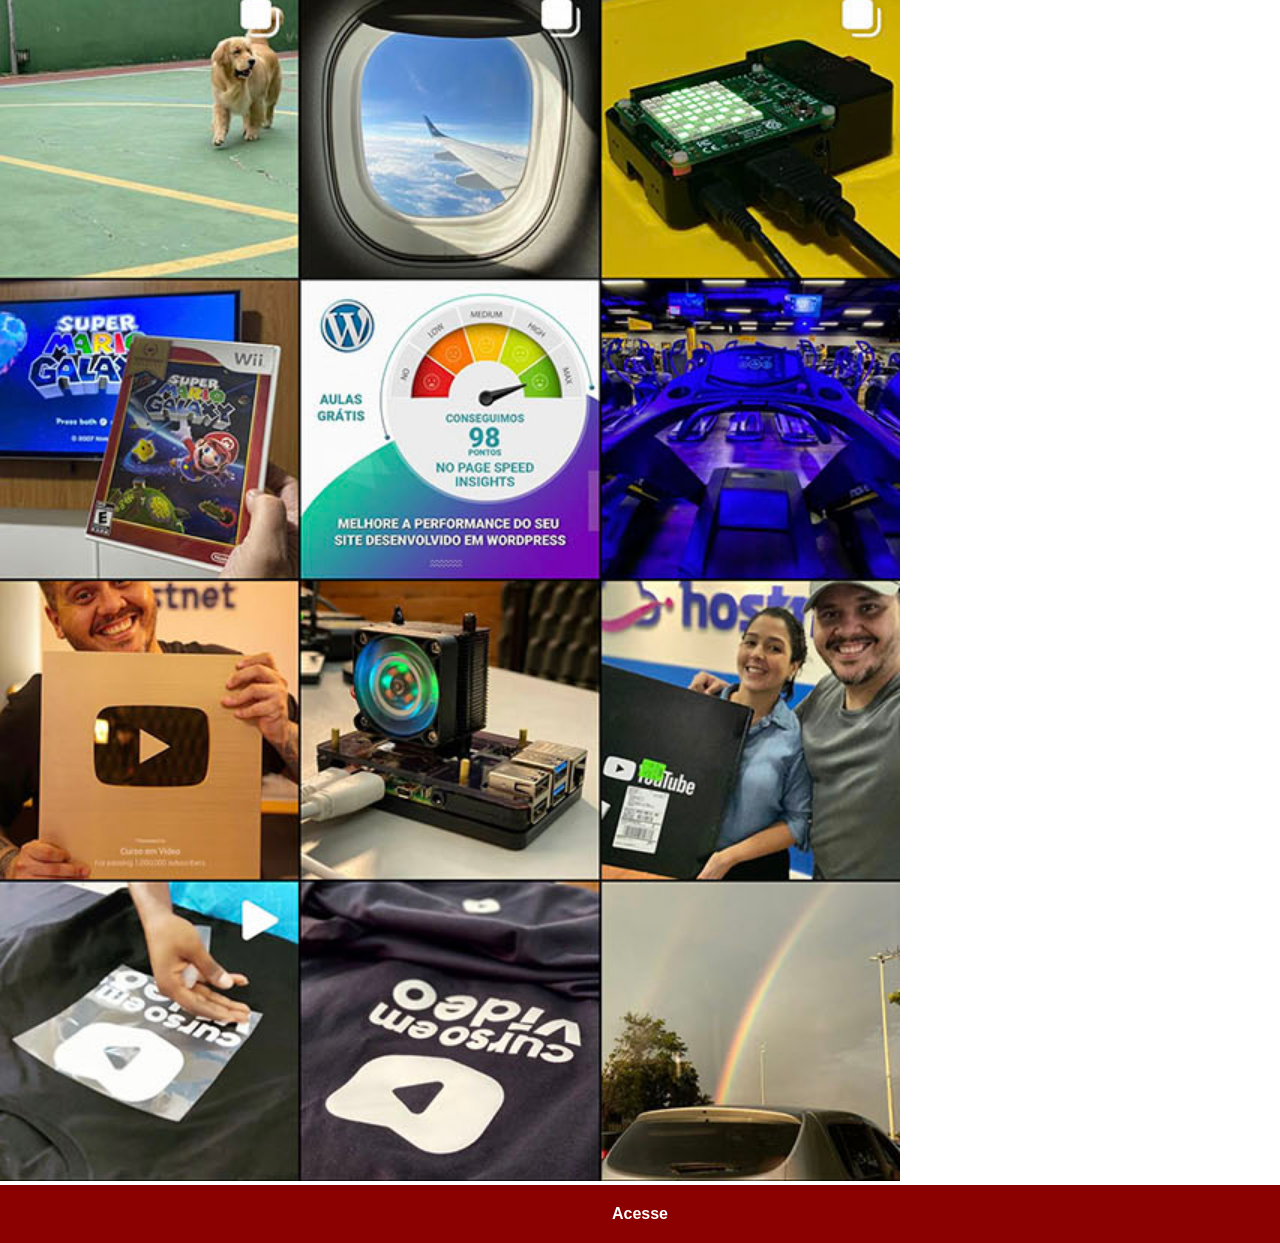
<file: instagram.html>
<!DOCTYPE html>
<html lang="pt-br">
<head>
    <meta charset="UTF-8">
    <meta name="viewport" content="width=device-width, initial-scale=1.0">
    <title>Document</title>
    <link rel="stylesheet" href="estilos/social.css">
</head>
<body>
    <img src="imagens/tela-instagram.jpg" alt="Instagram">
    <a href="https://www.instagram.com/gustavoguanabara/" target="_blank">Acesse</a>
</body>
</html>
</file>
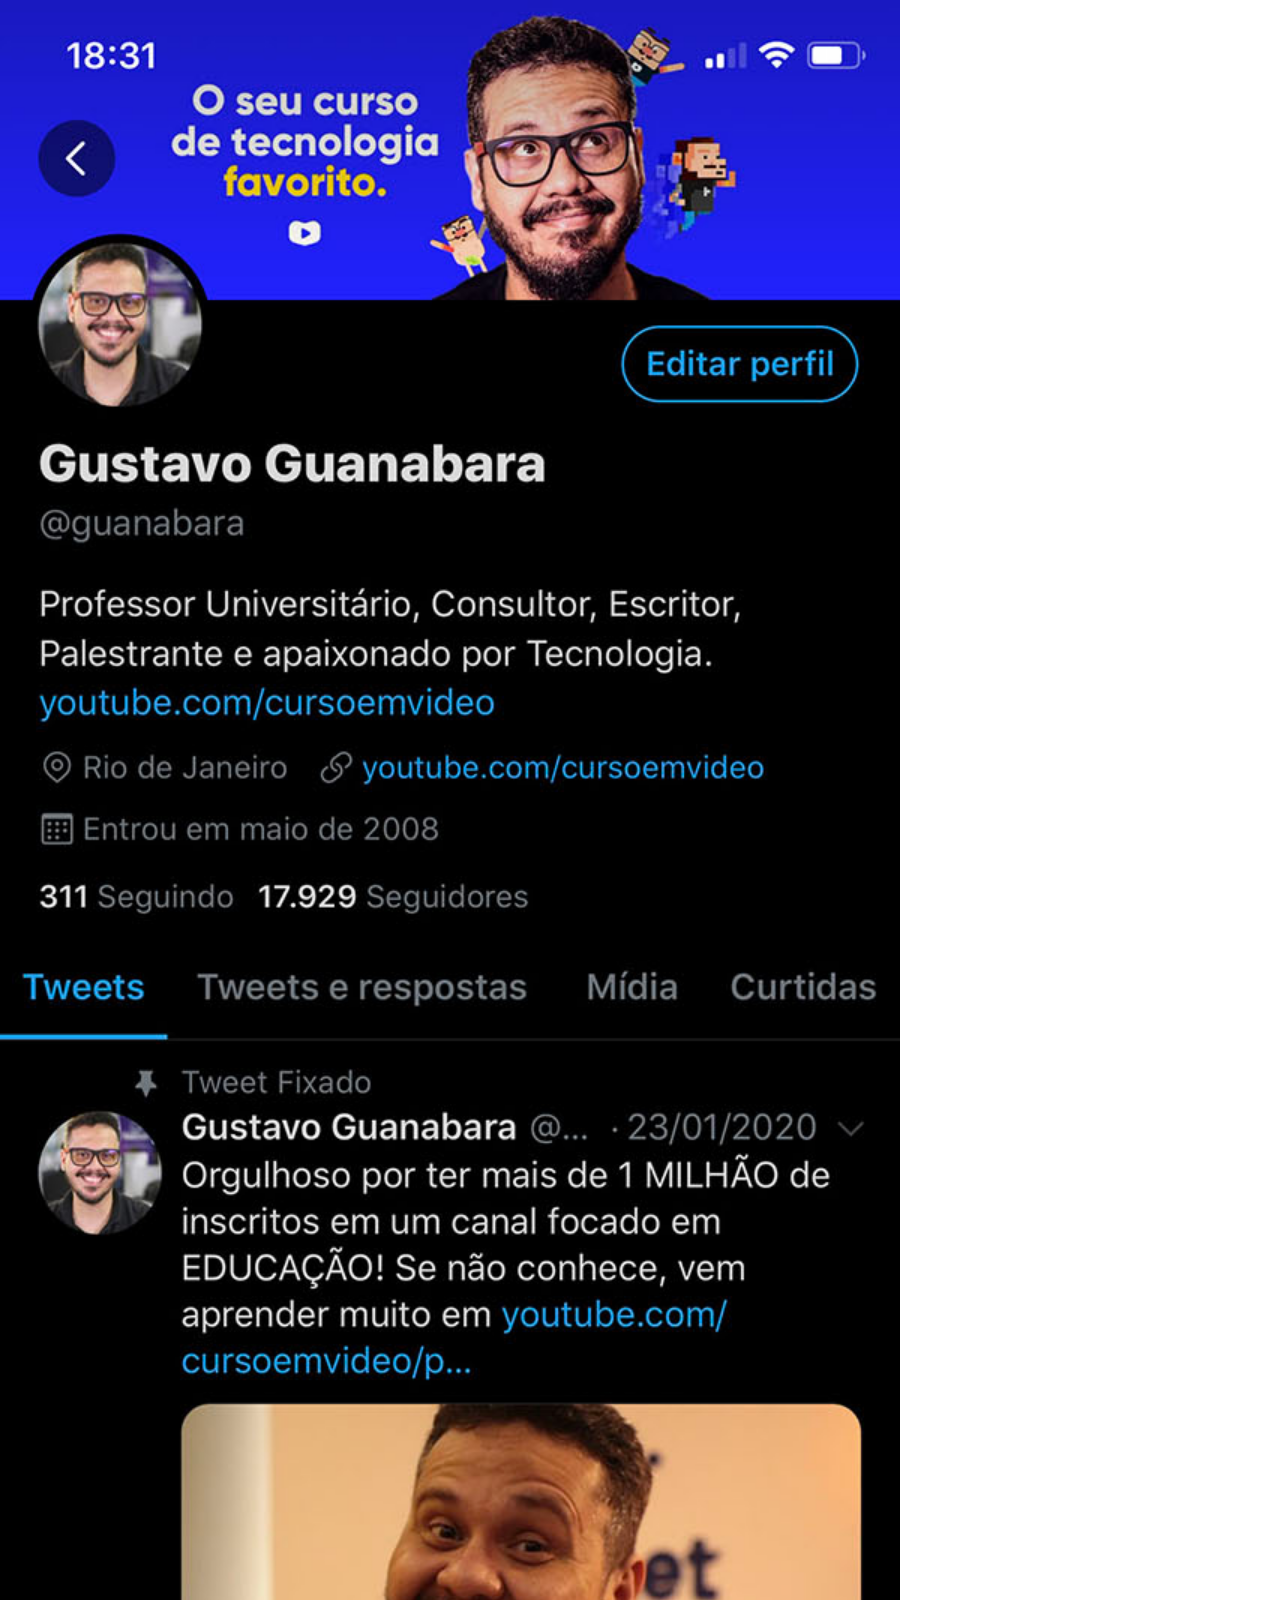
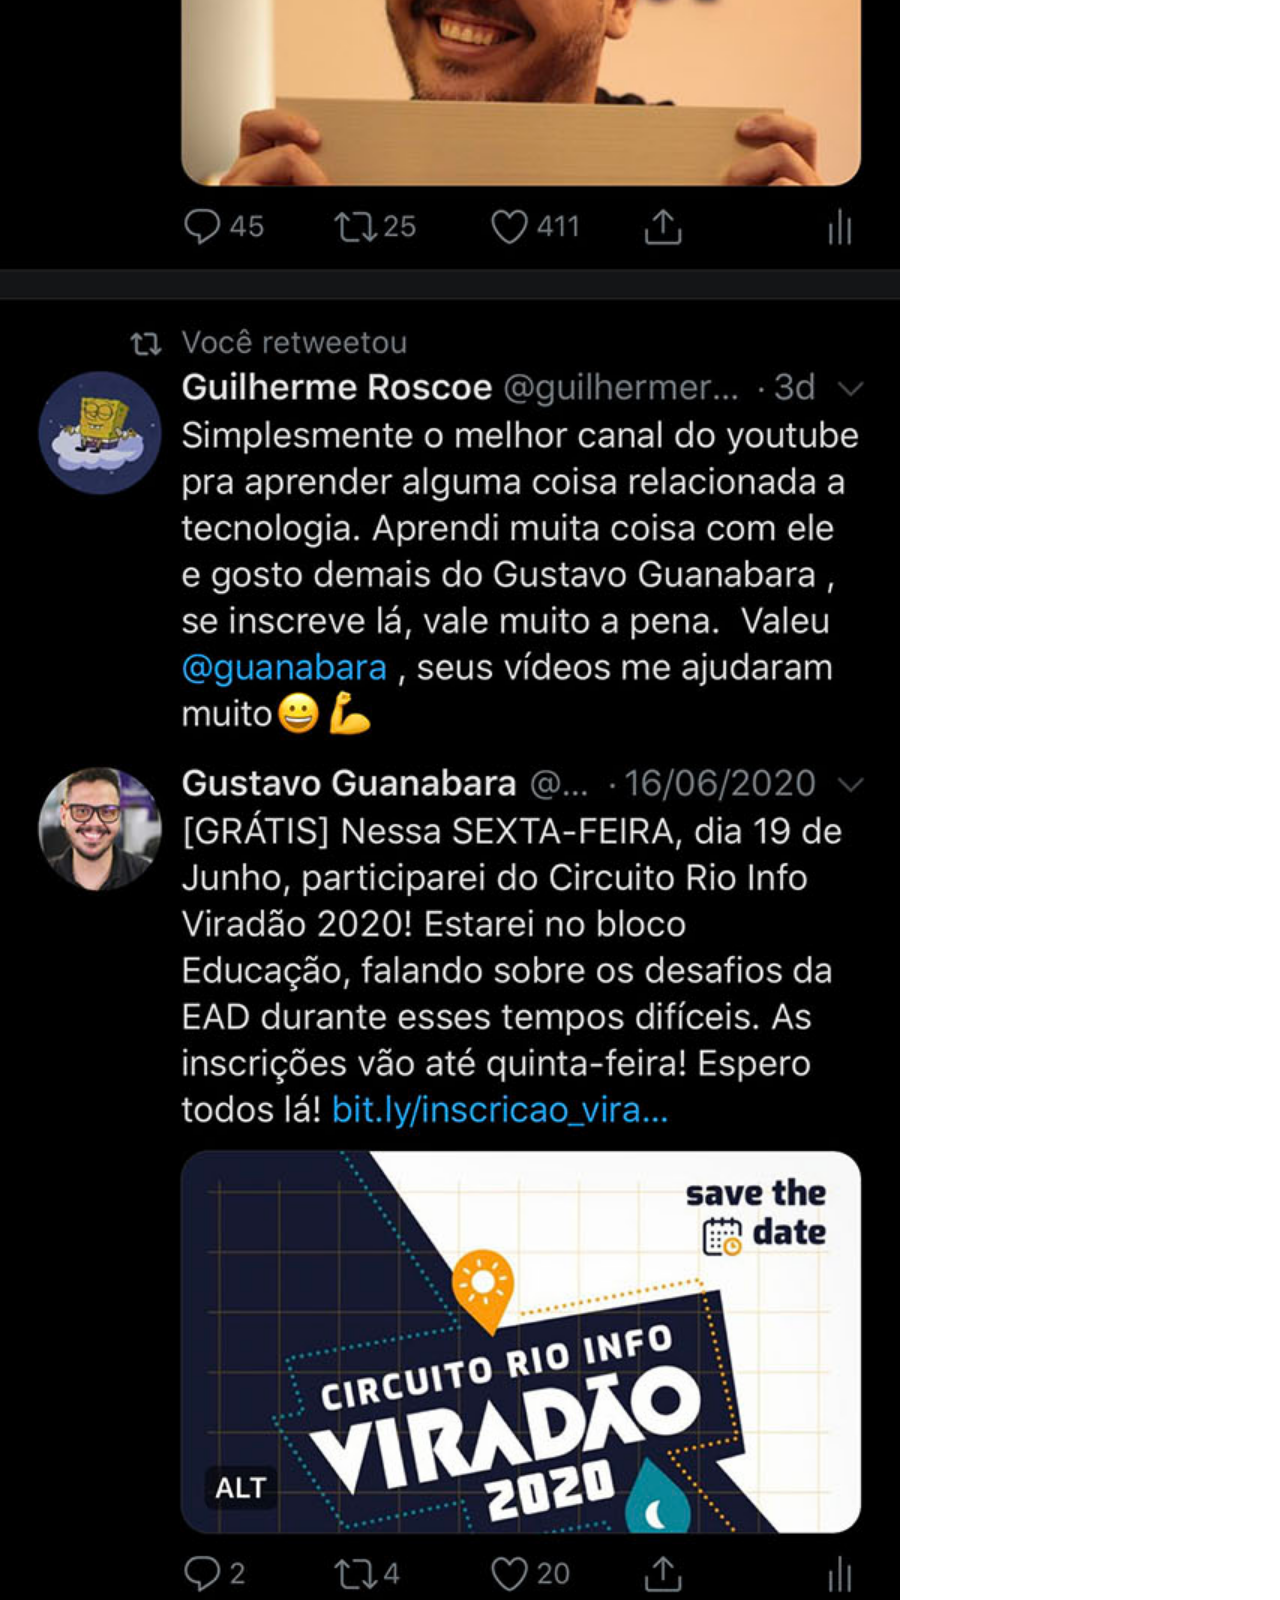
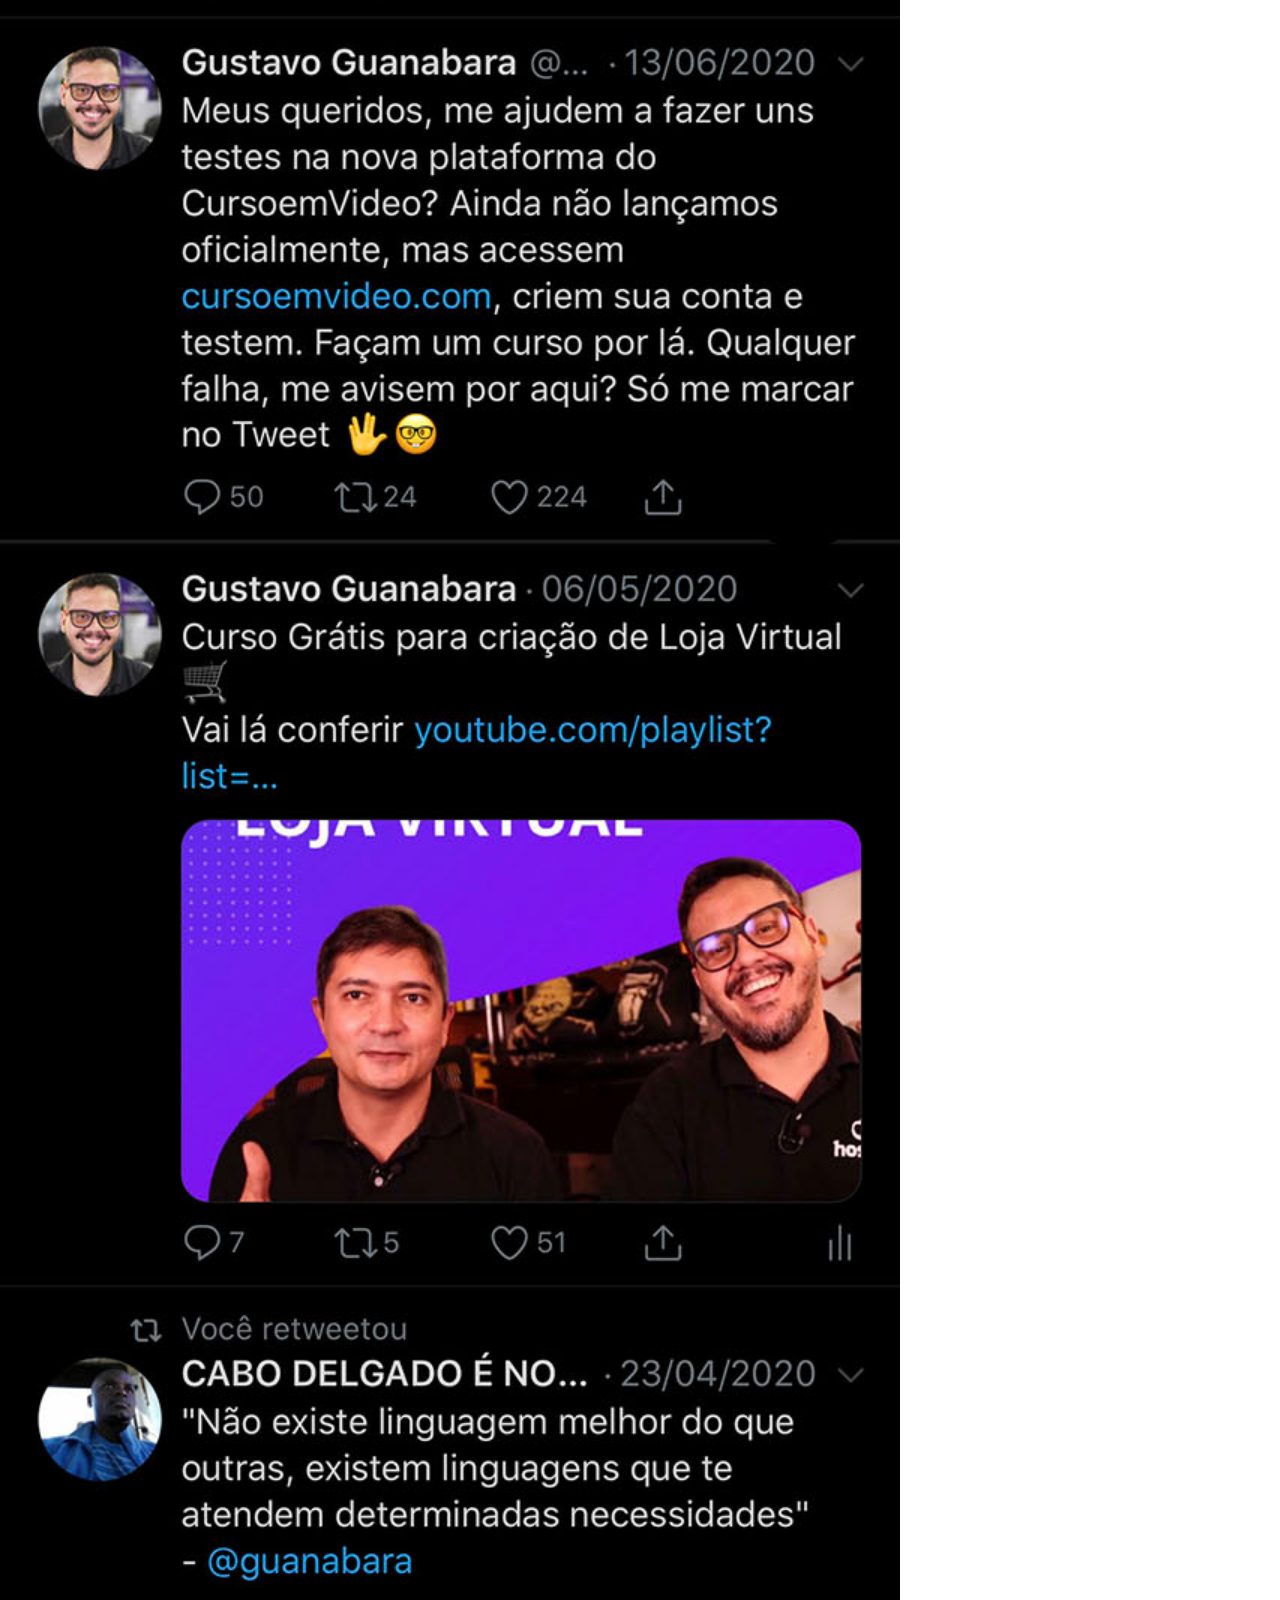
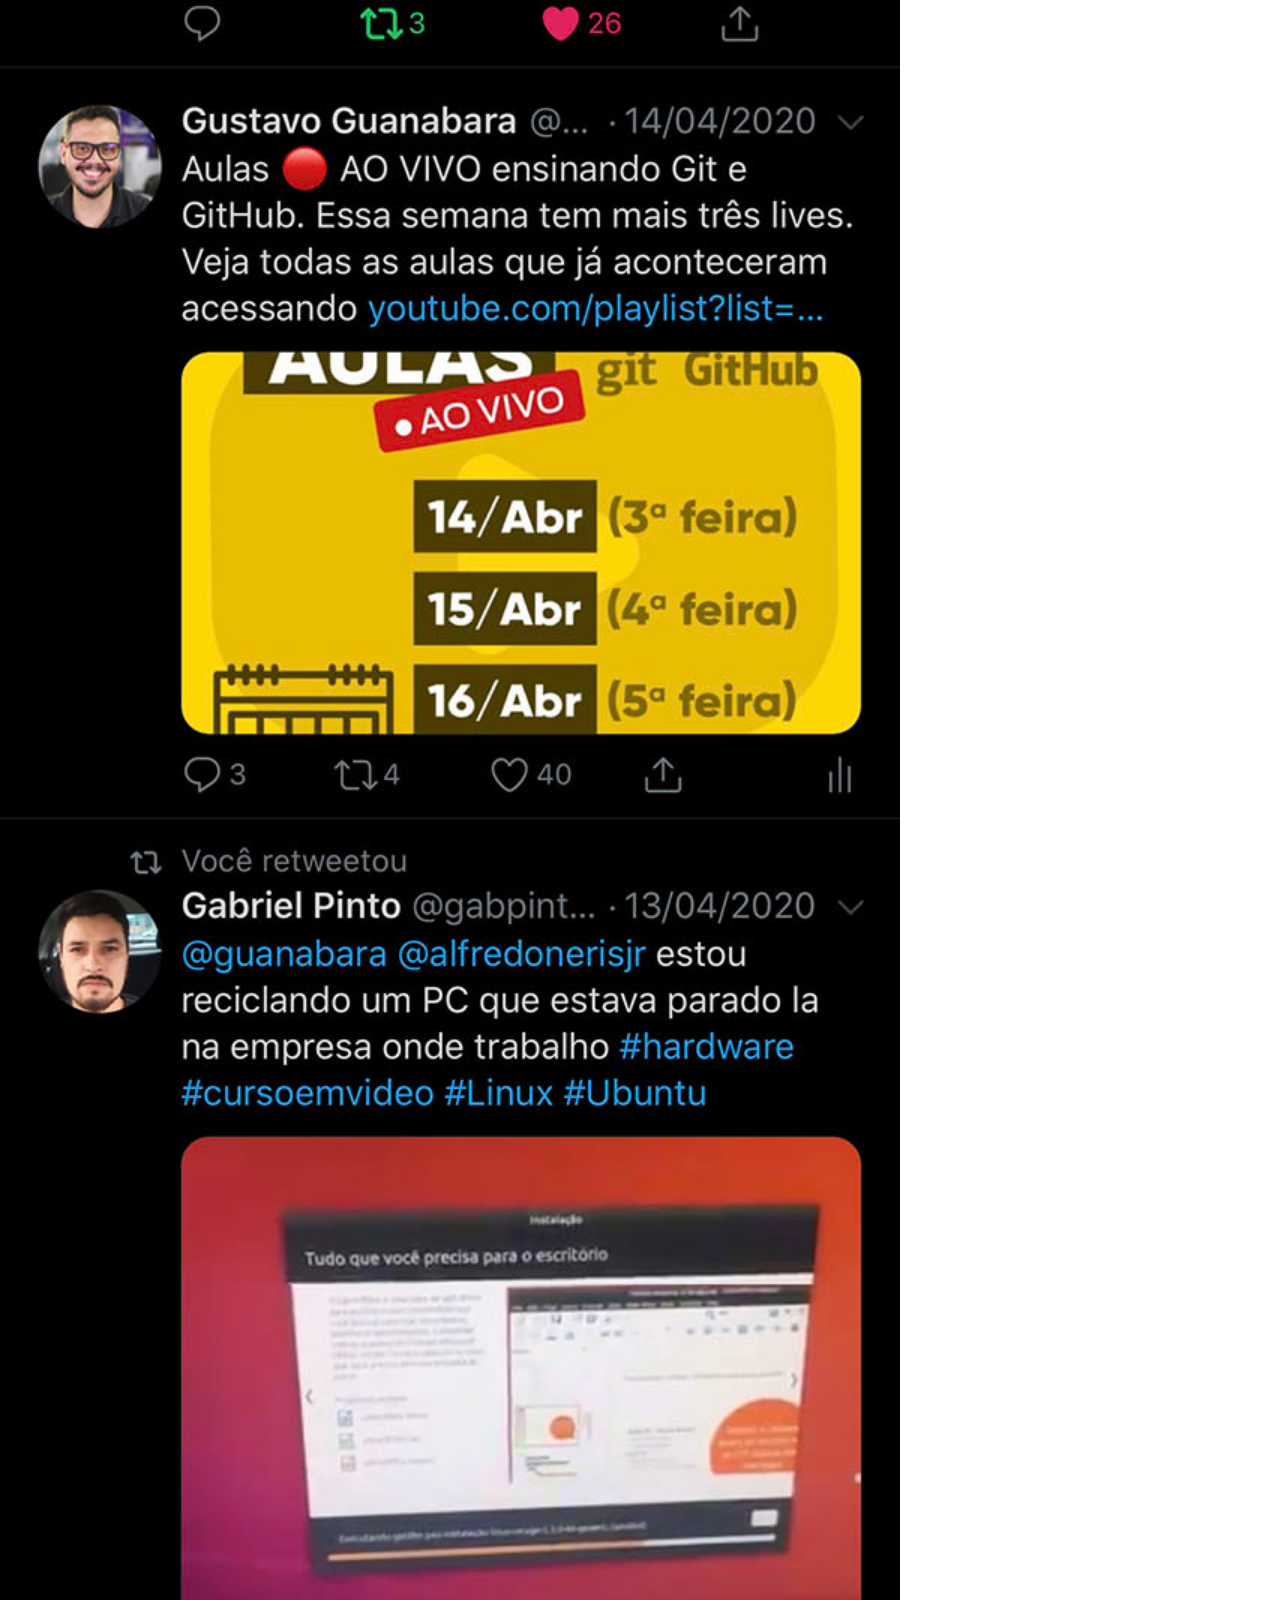
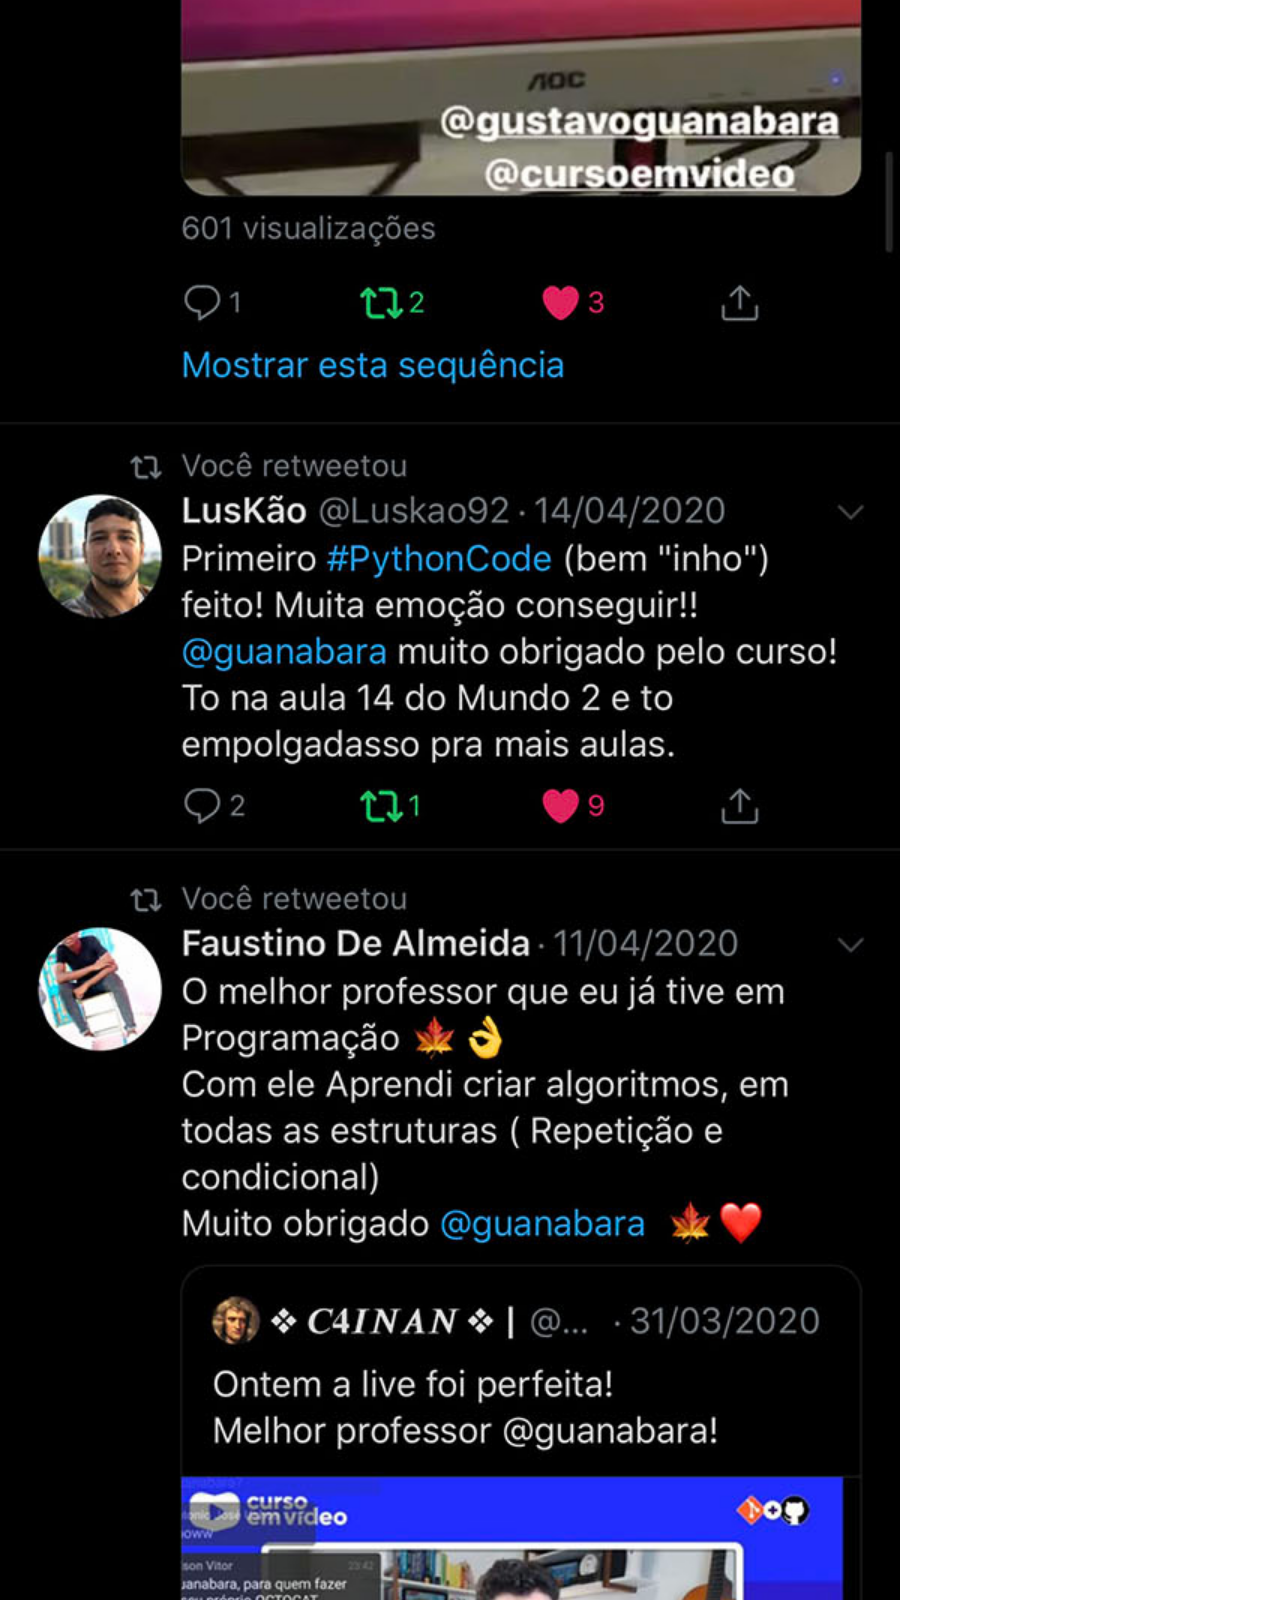
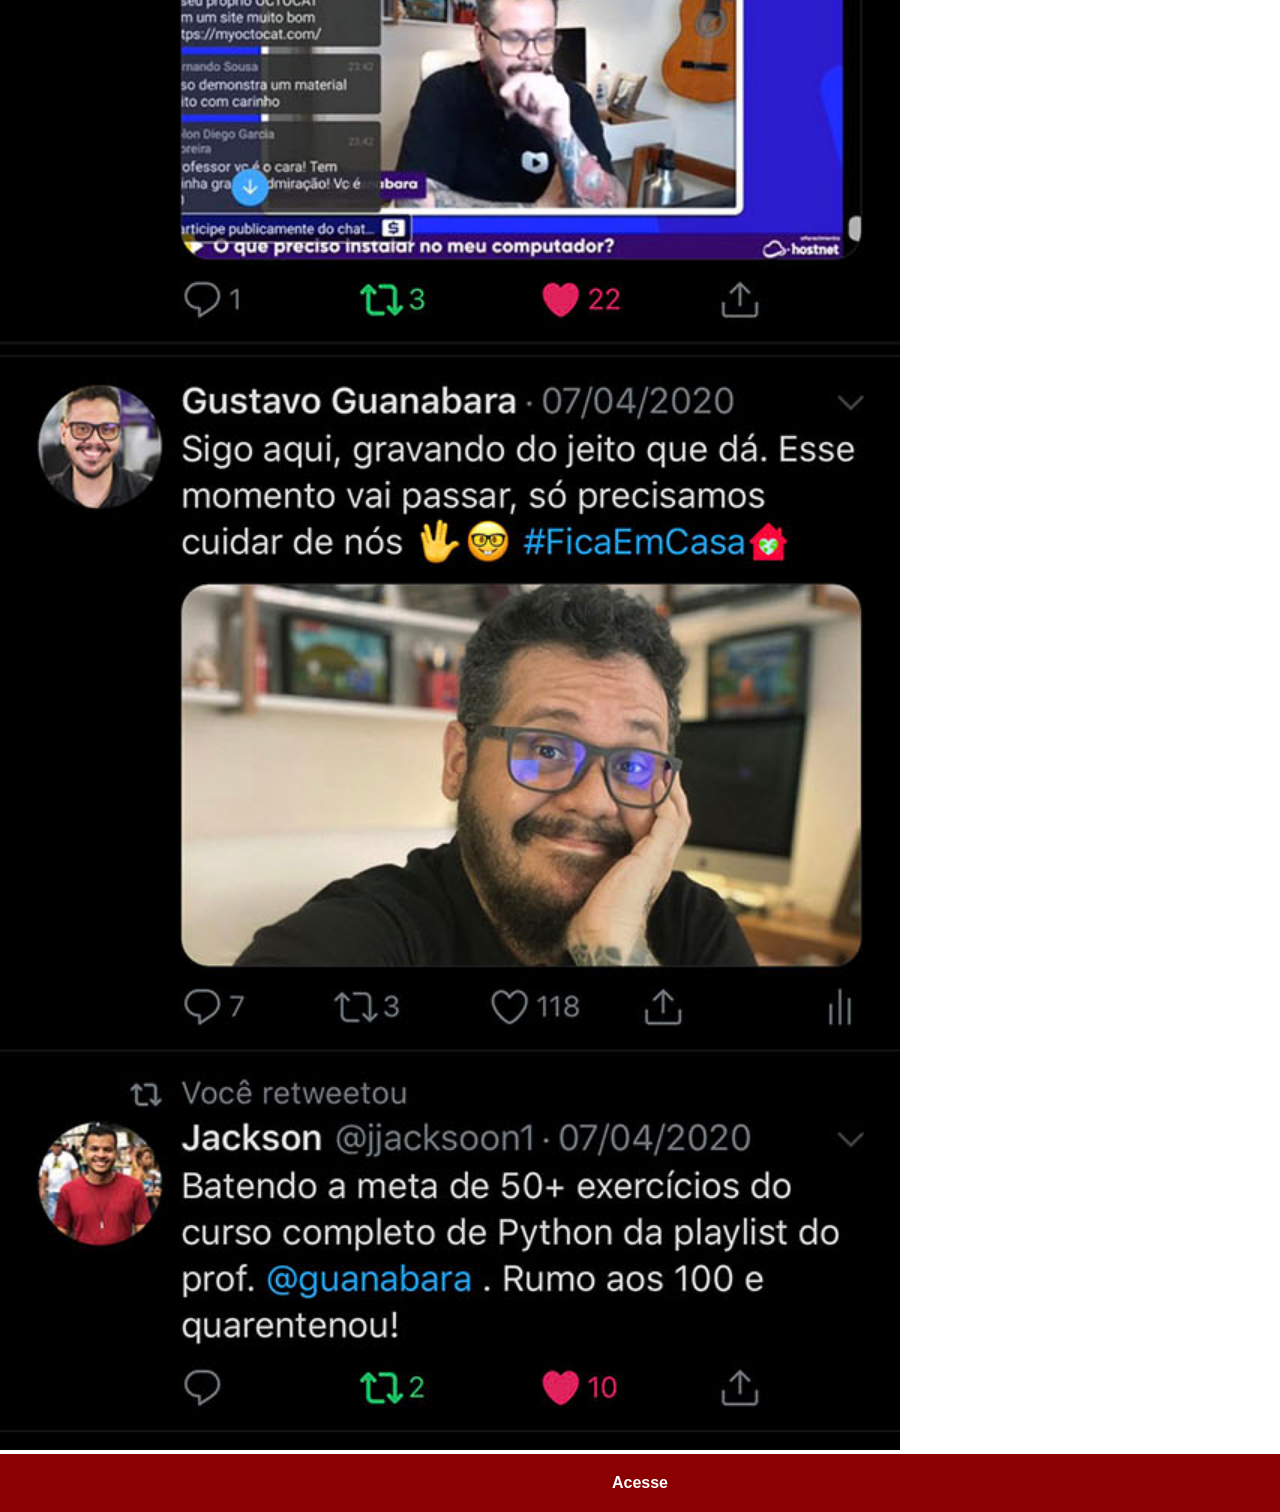
<file: twitter.html>
<!DOCTYPE html>
<html lang="pt-br">
<head>
    <meta charset="UTF-8">
    <meta name="viewport" content="width=device-width, initial-scale=1.0">
    <title>Document</title>
    <link rel="stylesheet" href="estilos/social.css">
</head>
<body>
    <img src="imagens/tela-twitter.jpg" alt="Twitter">
    <a href="https://x.com/guanabara" target="_blank">Acesse</a>
</body>
</html>
</file>
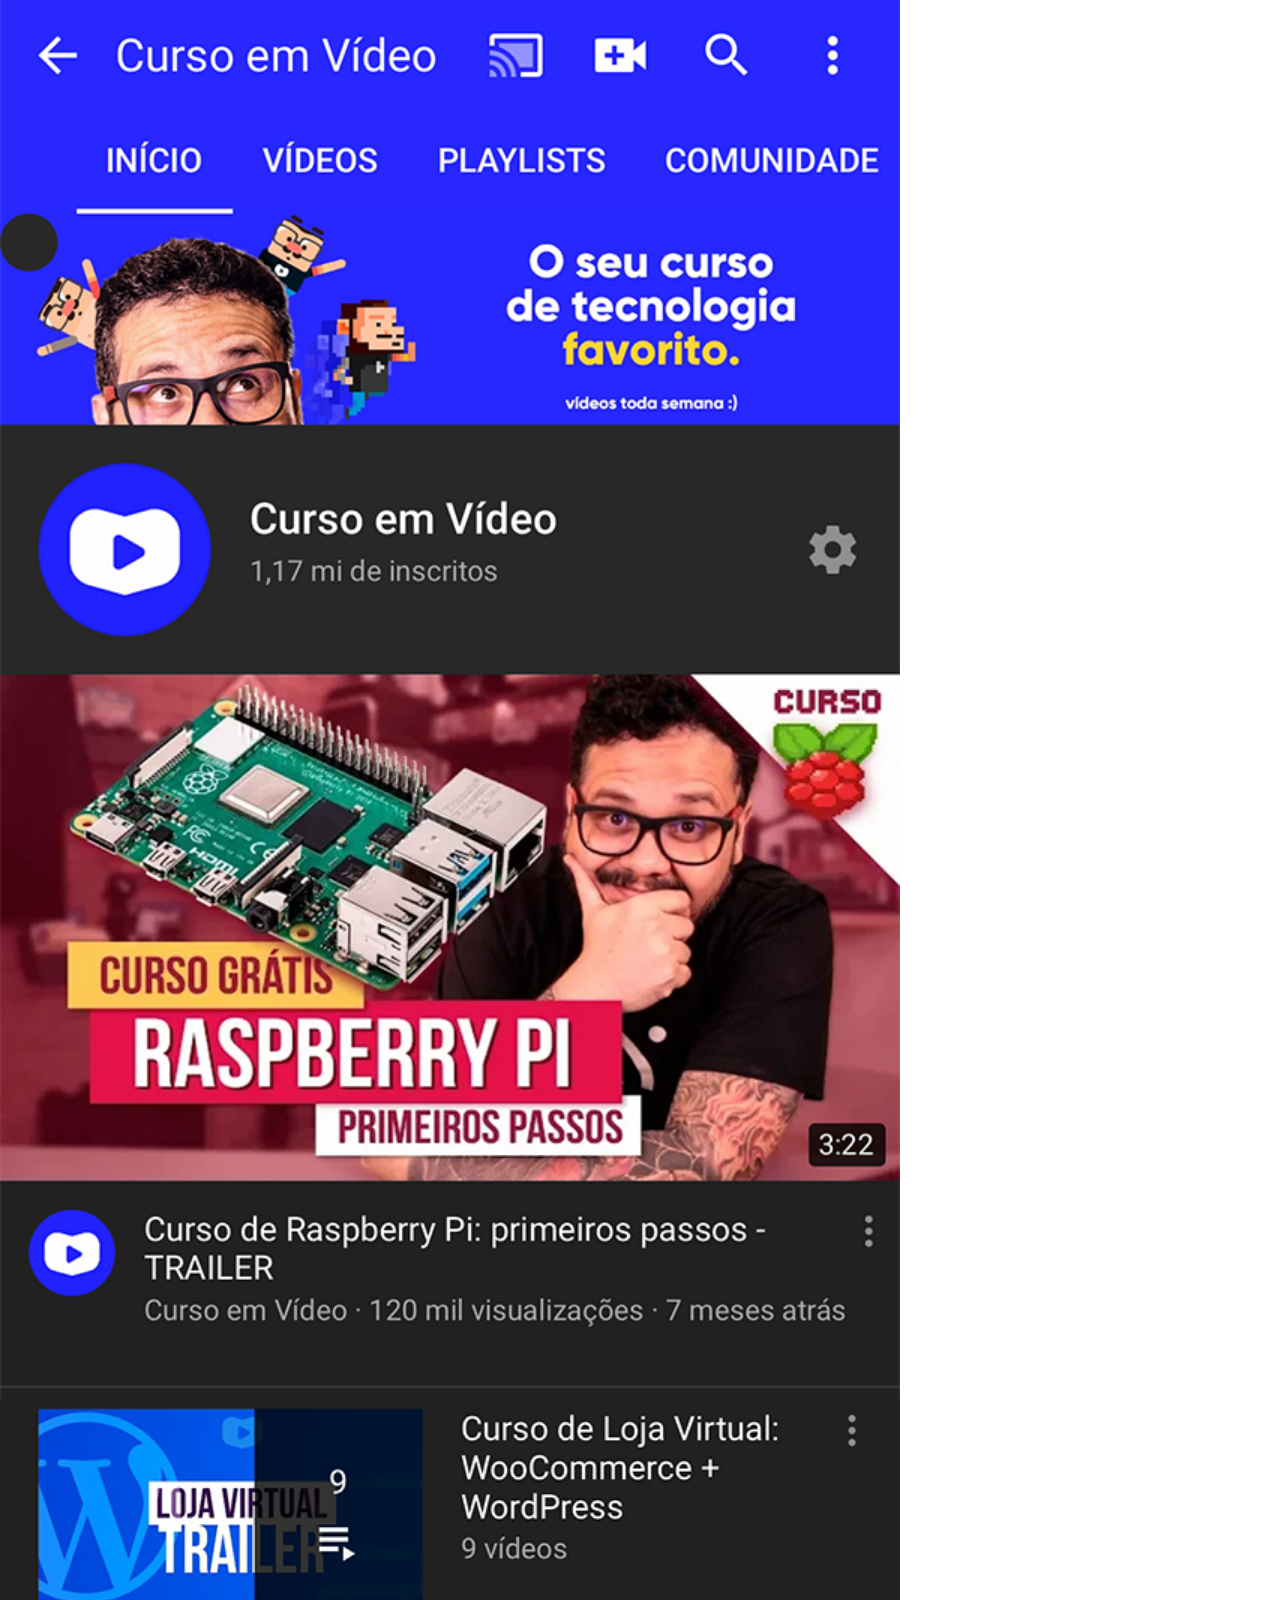
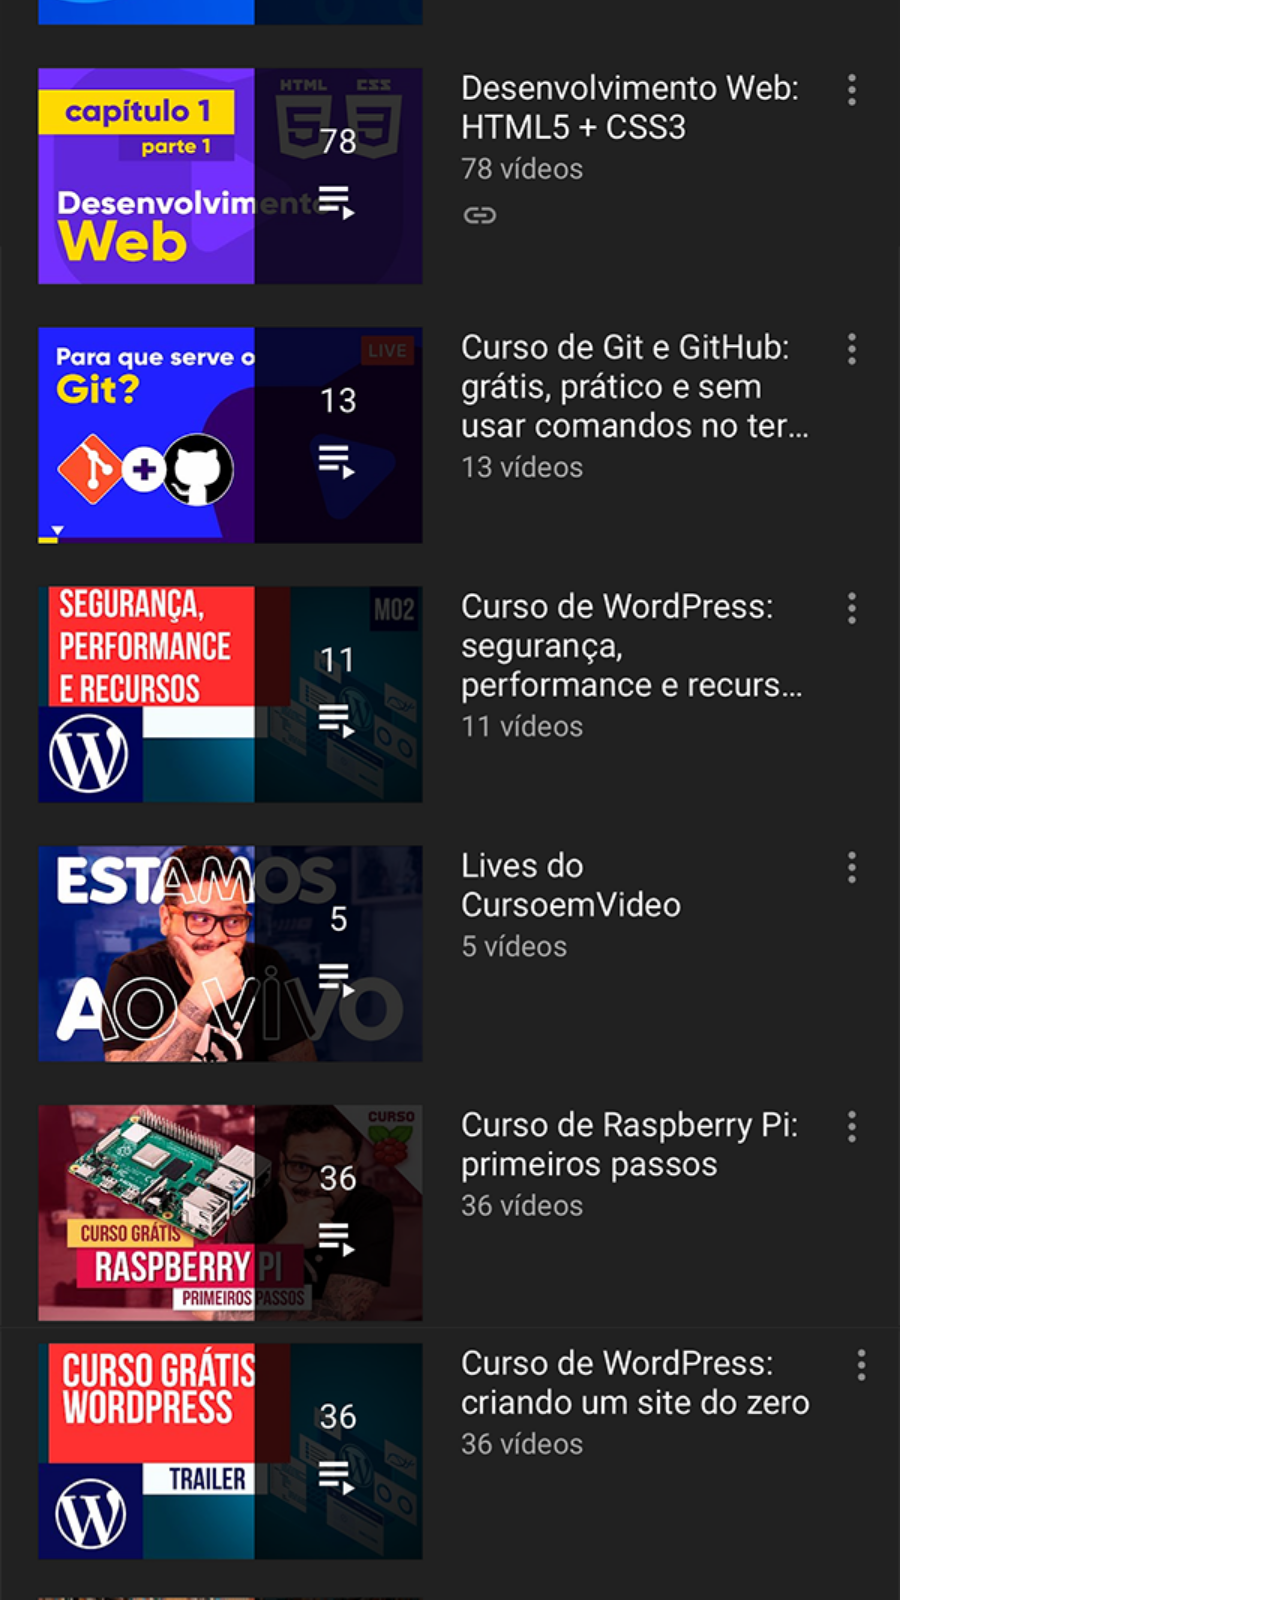
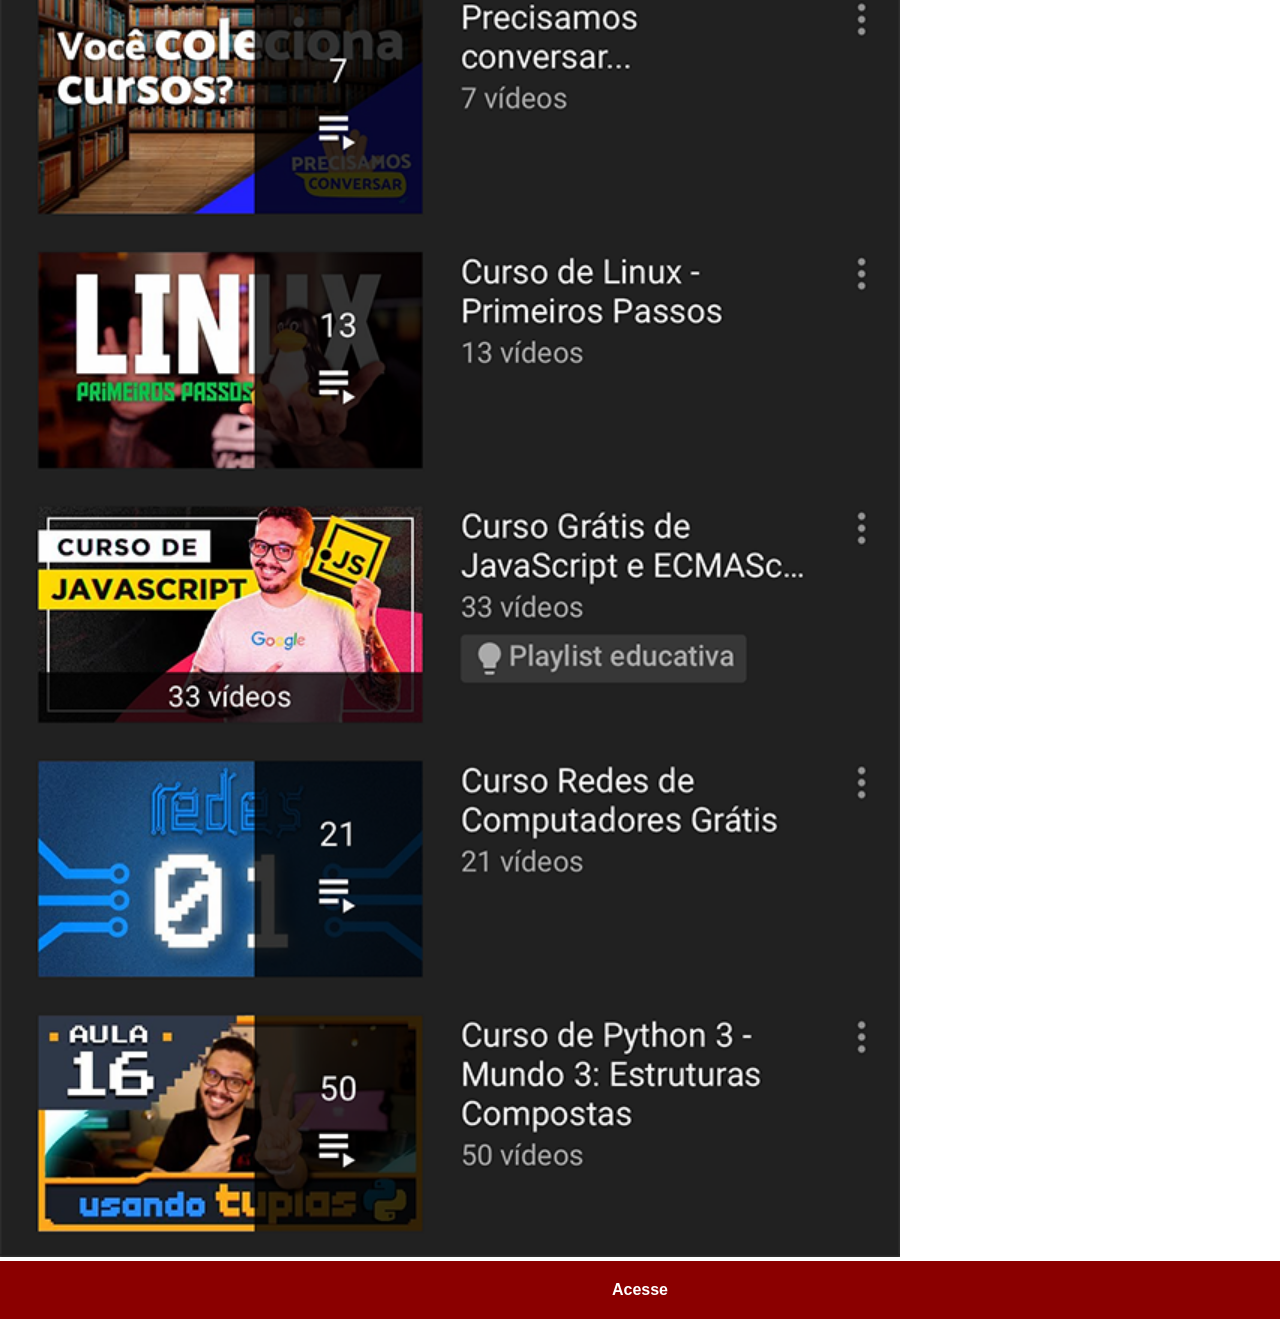
<file: yyoutube.html>
<!DOCTYPE html>
<html lang="pt-br">
<head>
    <meta charset="UTF-8">
    <meta name="viewport" content="width=device-width, initial-scale=1.0">
    <title>Document</title>
    <link rel="stylesheet" href="estilos/social.css">
</head>
<body>
    <img src="imagens/tela-youtube.png" alt="Youtube">
    <a href="https://www.youtube.com/@cursoemvideo/playlists" target="_blank"> Acesse </a>
</body>
</html>
</file>
<file: estilos/style.css>
@charset "UTF-8";

* {
    margin: 0px;
    padding: 0px;
    font-family: Arial, Helvetica, sans-serif;
}

html, body {
    height: 100vh;
    width: 100vw;
    background-color: black;
}

body {
    background: url(../imagens/fundo-madeira.jpg) no-repeat top center;
    background-size: cover;
    background-attachment: fixed;
}

main {
    height: 100vh;
    position: relative;
}

section#telefone {
    position: absolute;
    top: 50%;
    left: 50%;
    transform: translate(-50%, -50%);


    height: 627px;
    width: 311px;
    background: url(../imagens/frame-iphone.png) no-repeat;

}

iframe#tela {
    position: relative;
    top: 80px;
    left: 22px;
    width: 267px;
    height: 471px;
}

section#redes-sociais {
    text-align: right;
}

section#redes-sociais img {
    width: 50px;
    margin: 10px;
    border-radius: 50%;
    box-shadow: 2px 2px 5px rgba(0, 0, 0, 0.493);
    box-sizing: border-box;

}

section#redes-sociais img:hover {
    border: 2px solid rgba(255, 255, 255, 0.63);
    transform: translate(-3px, -3px);
    box-shadow: 5px 5px 10px rgba(0, 0, 0, 0.726);
    transition: transform 0.5s;
}
</file>
<file: estilos/social.css>
@charset "UTF-8";

       *{ margin: 0px;
           padding: 0px;
           font-family: Arial, Helvetica, sans-serif;
        }

        ::-webkit-scrollbar {
            width: 0px;
            height: 0px;
        }
        img {
            width: 100vh;


        }

        a {
            display: block;
            background-color: darkred;
            color: white;
            padding: 20px;
            text-align: center;
            font-weight: bolder;
            text-decoration: none;
        }

        a:hover {
            background-color: red;
        }
</file>
